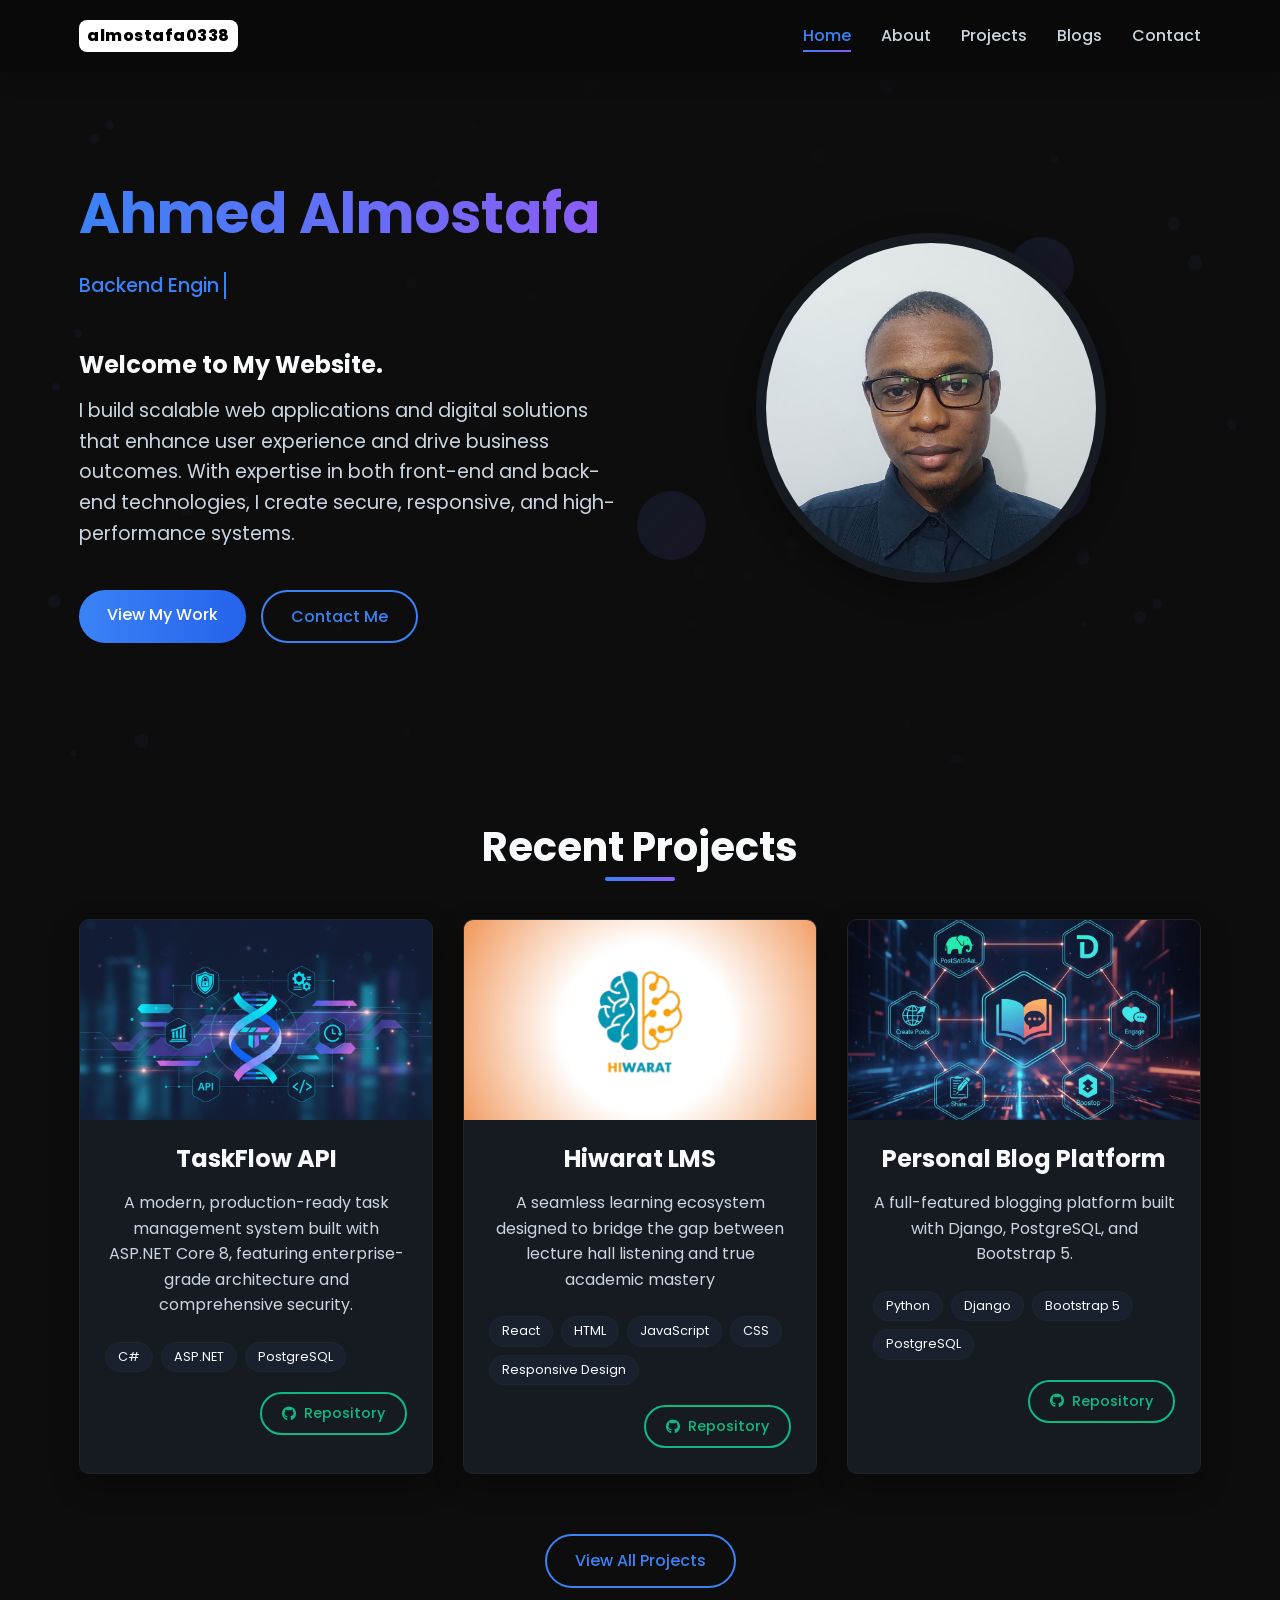
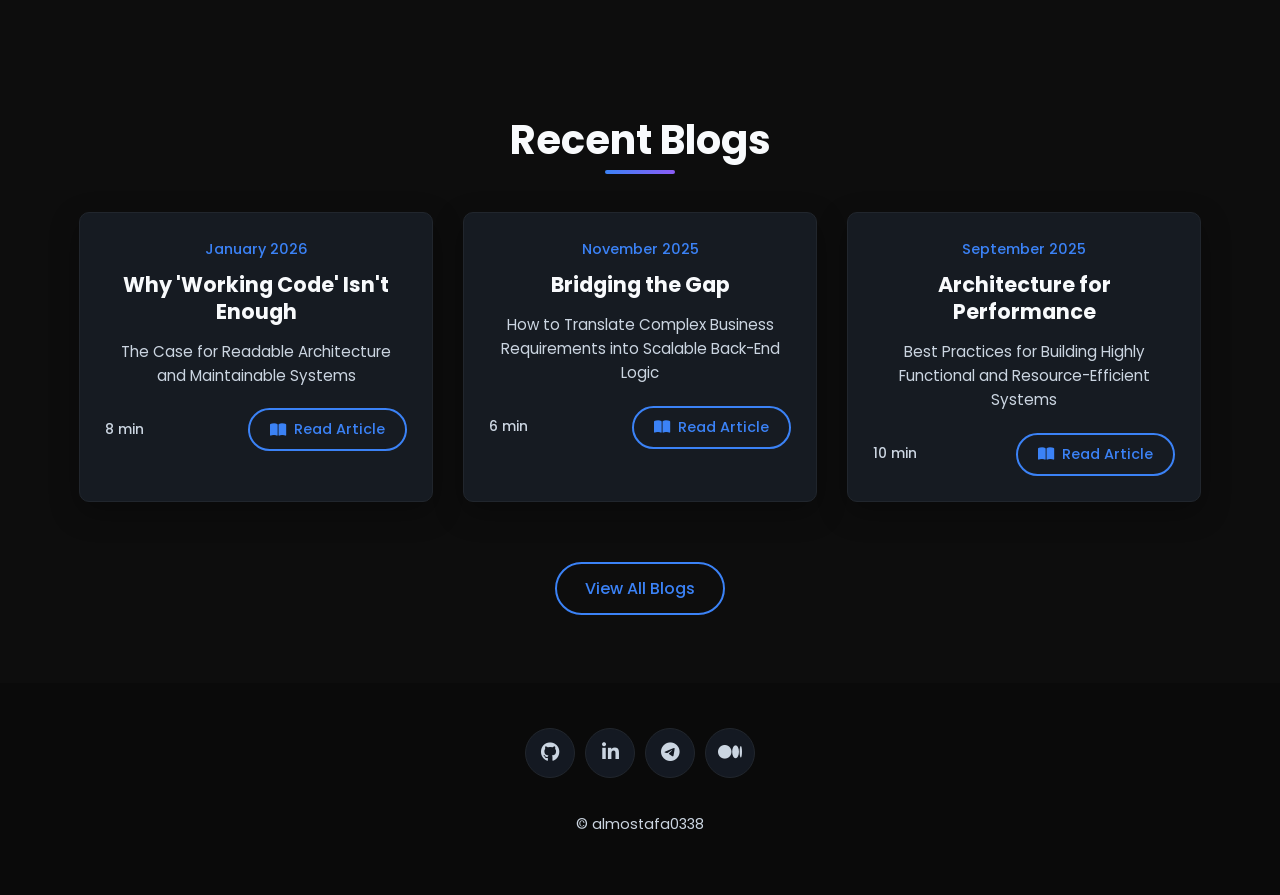
<file: index.html>
﻿<!DOCTYPE html>
<html lang="en">
<head>
    <meta charset="UTF-8">
    <meta name="viewport" content="width=device-width, initial-scale=1.0">
    <title>Ahmed Almostafa | Software Engineer</title>
    <link rel="stylesheet" href="https://cdnjs.cloudflare.com/ajax/libs/font-awesome/6.4.0/css/all.min.css">
    <link rel="preconnect" href="https://fonts.googleapis.com">
    <link rel="icon" href="images/ic.jpeg" type="image/icon type">
    <link rel="preconnect" href="https://fonts.gstatic.com" crossorigin>
    <link href="https://fonts.googleapis.com/css2?family=Poppins:wght@300;400;500;600;700&family=Roboto+Mono:wght@300;400;500&display=swap" rel="stylesheet">
    <link rel="stylesheet" href="style.css">
</head>
<body>
    <!-- Header & Navigation -->
    <header id="header">
        <div class="container">
            <nav class="navbar">
                <a href="#" class="logo">
                    almostafa0338
                </a>
                <button class="mobile-menu-btn" id="mobile-menu-toggle">
                    <i class="fas fa-bars"></i>
                </button>
                <ul class="nav-links" id="nav-links">
                    <li><a href="#home" class="active">Home</a></li>
                    <li><a href="about.html">About</a></li>
                    <!--<li><a href="skills.html">Skills</a></li>-->
                    <li><a href="#projects">Projects</a></li>
                    <li><a href="#blogs">Blogs</a></li>
                    <li><a href="contact.html">Contact</a></li>
                </ul>
            </nav>
        </div>
    </header>

    <!-- Hero Section -->
    <section class="hero" id="home">
        <div class="particles-container" id="particles"></div>
        <div class="container">
            <div class="hero-content">
                <div class="hero-text">
                    <h1>Ahmed Almostafa</h1>
                    <div class="typing-container" id="typing-container">
                        <span class="typing-text" id="typing-text"></span>
                    </div>
                    <h3>Welcome to My Website.</h3>
                    <p>I build scalable web applications and digital solutions that enhance user experience and drive business outcomes. With expertise in both front-end and back-end technologies, I create secure, responsive, and high-performance systems.</p>
                    <div class="hero-btns">
                        <a href="#projects" class="btn">View My Work</a>
                        <a href="contact.html" class="btn btn-outline">Contact Me</a>
                    </div>
                </div>
                <div class="hero-image">
                    <div class="floating-shapes" id="floating-shapes"></div>
                    <div class="profile-img-container">
                        <img src="images/photo.jpg" alt="Ahmed Almostafa" class="profile-img">
                    </div>
                </div>
            </div>
        </div>
    </section>

    <!-- Projects Section -->
    <section class="projects" id="projects">
        <div class="container">
            <div class="section-title-center">
                <h2>Recent Projects</h2>
            </div>
            <div class="projects-section">
                <div class="projects-grid" id="projects-grid">
                    <!-- Projects will be populated by JavaScript -->
                </div>
                <!-- NEW: View All Projects Button -->
                <a href="#" class="btn btn-outline view-all-projects-btn" id="view-all-projects-btn">View All Projects</a>
            </div>
        </div>
    </section>

    <!-- Blogs Section - UPDATED -->
    <section class="blogs" id="blogs">
        <div class="container">
            <div class="section-title-center">
                <h2>Recent Blogs</h2>
            </div>
            <div class="blogs-section">
                <div class="blogs-grid" id="blogs-grid">
                    <!-- Blogs will be populated by JavaScript -->
                </div>
                <a href="#" class="btn btn-outline view-all-blogs-btn" id="view-all-blogs-btn">View All Blogs</a>
            </div>
        </div>
    </section>

    <!-- Footer -->
    <footer>
        <div class="container">
            <div class="footer-content">
                <div class="social-links">
                    <a href="https://github.com/almostafa0338" aria-label="GitHub"><i class="fab fa-github"></i></a>
                    <a href="https://www.linkedin.com/in/almostafa0338/" aria-label="LinkedIn"><i class="fab fa-linkedin-in"></i></a>
                    <a href="https://t.me/darkmedo20" aria-label="Telegram"><i class="fab fa-telegram"></i></a>
                    <a href="https://medium.com/@darkmedo20" aria-label="Medium"><i class="fab fa-medium"></i></a>
                </div>
                <div style="color: black;" class="copyright">
                    <p>&copy; almostafa0338</p>
                </div>
            </div>
        </div>
    </footer>

    <!-- Back to Top Button -->
    <a href="#" class="back-to-top" id="back-to-top" aria-label="Back to top">
        <i class="fas fa-arrow-up"></i>
    </a>

    <script src="script.js"></script>
</body>
</html>
</file>
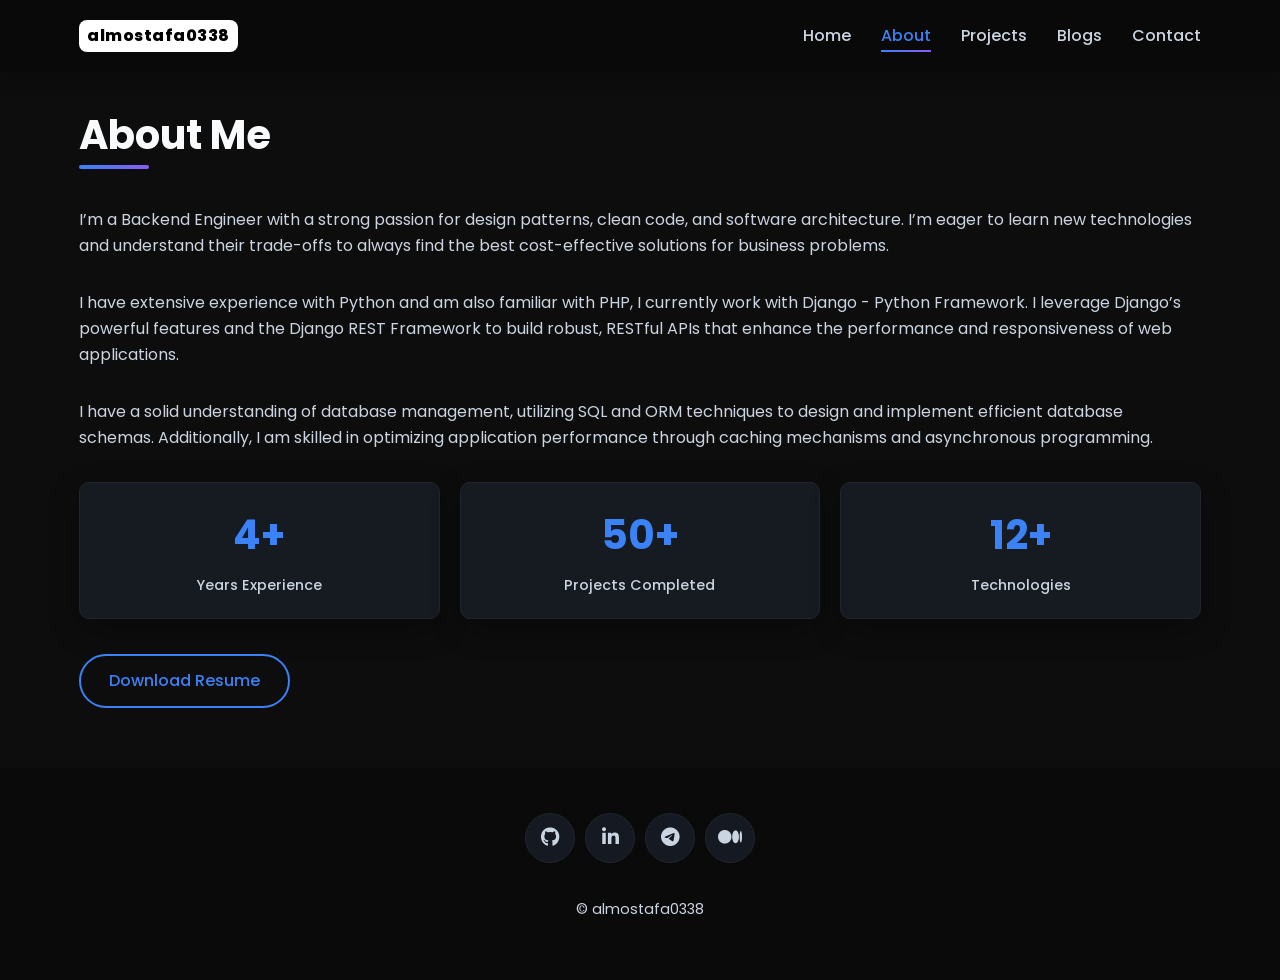
<file: about.html>
<!DOCTYPE html>
<html lang="en">
<head>
    <meta charset="UTF-8">
    <meta name="viewport" content="width=device-width, initial-scale=1.0">
    <title>About Me | Ahmed Almostafa | Software Engineer</title>
    <link rel="stylesheet" href="https://cdnjs.cloudflare.com/ajax/libs/font-awesome/6.4.0/css/all.min.css">
    <link rel="preconnect" href="https://fonts.googleapis.com">
    <link rel="icon" href="ic.jpeg" type="image/icon type">
    <link rel="preconnect" href="https://fonts.gstatic.com" crossorigin>
    <link href="https://fonts.googleapis.com/css2?family=Poppins:wght@300;400;500;600;700&family=Roboto+Mono:wght@300;400;500&display=swap" rel="stylesheet">
    <link rel="stylesheet" href="style.css">
</head>
<body>
    <!-- Header & Navigation -->
    <header id="header">
        <div class="container">
            <nav class="navbar">
                <a href="index.html" class="logo">
                    almostafa0338
                </a>
                <button class="mobile-menu-btn" id="mobile-menu-toggle">
                    <i class="fas fa-bars"></i>
                </button>
                <ul class="nav-links" id="nav-links">
                    <li><a href="index.html">Home</a></li>
                    <li><a href="#about" class="active">About</a></li>
                    <!--<li><a href="skills.html">Skills</a></li>-->
                    <li><a href="index.html#projects">Projects</a></li>
                    <li><a href="index.html#blogs">Blogs</a></li>
                    <li><a href="index.html#contact">Contact</a></li>
                </ul>
            </nav>
        </div>
    </header>

    <!-- About Section -->
    <section class="about" id="about">
        <div class="container">
            <div class="section-title">
                <br>
                <br>
                <h2>About Me</h2>
            </div>
            <div class="about-content">
                <div class="about-text">
                    <p>I’m a Backend Engineer with a strong passion for design patterns, clean code, and software architecture. I’m eager to learn new technologies and understand their trade-offs to always find the best cost-effective solutions for business problems. </p>
                    <p>I have extensive experience with Python and am also familiar with PHP, I currently work with Django - Python Framework. I leverage Django’s powerful features and the Django REST Framework to build robust, RESTful APIs that enhance the performance and responsiveness of web applications.</p>
                    <p>I have a solid understanding of database management, utilizing SQL and ORM techniques to design and implement efficient database schemas. Additionally, I am skilled in optimizing application performance through caching mechanisms and asynchronous programming.</p>

                    <!-- Stats Section -->
                    <div class="about-stats-wrapper">
                        <div class="about-stats" id="about-stats">
                            <!-- Stats will be populated by JavaScript -->
                        </div>
                    </div>

                    <div style="margin-top: 35px;" class="hero-btns">
                        <!--<a href="index.html#contact" class="btn">Get In Touch</a>-->
                        <a href="resume.pdf" class="btn btn-outline">Download Resume</a>
                    </div>
                </div>
            </div>
            
        </div>
    </section>

    <!-- Footer -->
    <footer>
        <div class="container">
            <div class="footer-content">
                <div class="social-links">
                    <a href="https://github.com/almostafa0338" aria-label="GitHub"><i class="fab fa-github"></i></a>
                    <a href="https://www.linkedin.com/in/almostafa0338/" aria-label="LinkedIn"><i class="fab fa-linkedin-in"></i></a>
                    <a href="https://t.me/darkmedo20" aria-label="Telegram"><i class="fab fa-telegram"></i></a>
                    <a href="https://medium.com/@darkmedo20" aria-label="Medium"><i class="fab fa-medium"></i></a>
                </div>
                <div style="color: black;" class="copyright">
                    <p>&copy; almostafa0338</p>
                </div>
            </div>
        </div>
    </footer>

    <!-- Back to Top Button -->
    <a href="#" class="back-to-top" id="back-to-top" aria-label="Back to top">
        <i class="fas fa-arrow-up"></i>
    </a>

    <script src="script.js"></script>
</body>
</html>
</file>
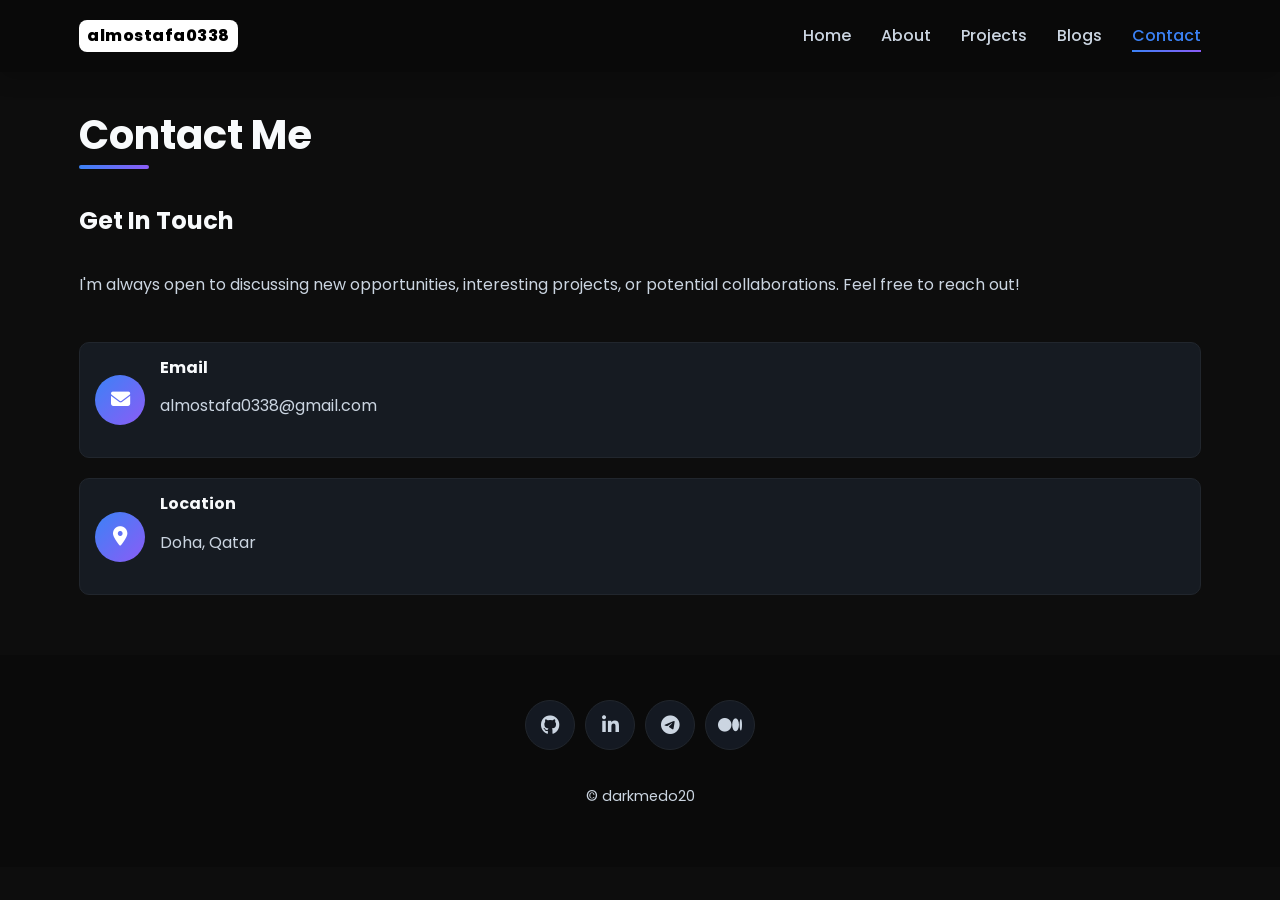
<file: contact.html>
<!DOCTYPE html>
<html lang="en">
<head>
    <meta charset="UTF-8">
    <meta name="viewport" content="width=device-width, initial-scale=1.0">
    <title>Contact Me | Ahmed Almostafa | Software Engineer</title>
    <link rel="stylesheet" href="https://cdnjs.cloudflare.com/ajax/libs/font-awesome/6.4.0/css/all.min.css">
    <link rel="preconnect" href="https://fonts.googleapis.com">
    <link rel="icon" href="ic.jpeg" type="image/icon type">
    <link rel="preconnect" href="https://fonts.gstatic.com" crossorigin>
    <link href="https://fonts.googleapis.com/css2?family=Poppins:wght@300;400;500;600;700&family=Roboto+Mono:wght@300;400;500&display=swap" rel="stylesheet">
    <link rel="stylesheet" href="style.css">
</head>
<body>
    <!-- Header & Navigation -->
    <header id="header">
        <div class="container">
            <nav class="navbar">
                <a href="index.html" class="logo">
                    almostafa0338
                </a>
                <button class="mobile-menu-btn" id="mobile-menu-toggle">
                    <i class="fas fa-bars"></i>
                </button>
                <ul class="nav-links" id="nav-links">
                    <li><a href="index.html">Home</a></li>
                    <li><a href="about.html">About</a></li>
                    <!--<li><a href="skills.html">Skills</a></li>-->
                    <li><a href="index.html#projects">Projects</a></li>
                    <li><a href="index.html#blogs">Blogs</a></li>
                    <li><a href="#contact" class="active">Contact</a></li>
                </ul>
            </nav>
        </div>
    </header>

    <!-- Contact Section -->
    <section class="contact" id="contact">
        <div class="container">
            <div class="section-title">
                <br>
                <br>
                <h2>Contact Me</h2>
            </div>
            <div class="contact-content">
                <div class="contact-info">
                    <h3>Get In Touch</h3>
                    <p>I'm always open to discussing new opportunities, interesting projects, or potential collaborations. Feel free to reach out!</p>
                    
                    <div class="contact-item">
                        <div class="contact-icon">
                            <i class="fas fa-envelope"></i>
                        </div>
                        <div>
                            <h4>Email</h4>
                            <p>almostafa0338@gmail.com</p>
                        </div>
                    </div>
                    
                    <div class="contact-item">
                        <div class="contact-icon">
                            <i class="fas fa-map-marker-alt"></i>
                        </div>
                        <div>
                            <h4>Location</h4>
                            <p>Doha, Qatar</p>
                        </div>
                    </div>
                    <!--
                    <div class="contact-item">
                        <div class="contact-icon">
                            <i class="fab fa-linkedin-in"></i>
                        </div>
                        <div>
                            <h4>LinkedIn</h4>
                            <a href="https://www.linkedin.com/in/almostafa0338/" class="resume-link" target="_blank"><p style="color: var(--gray-text);">https://www.linkedin.com/in/almostafa0338/</p></a>
                        </div>
                    </div>
                    -->
                </div>
            </div>
        </div>
    </section>

    <!-- Footer -->
    <footer>
        <div class="container">
            <div class="footer-content">
                <div class="social-links">
                    <a href="https://github.com/darkmedo20" aria-label="GitHub"><i class="fab fa-github"></i></a>
                    <a href="https://www.linkedin.com/in/almostafa0338/" aria-label="LinkedIn"><i class="fab fa-linkedin-in"></i></a>
                    <a href="https://t.me/darkmedo20" aria-label="Telegram"><i class="fab fa-telegram"></i></a>
                    <a href="https://medium.com/@drakmedo20" aria-label="Medium"><i class="fab fa-medium"></i></a>
                </div>
                <div style="color: black;" class="copyright">
                    <p>&copy; darkmedo20</p>
                </div>
            </div>
        </div>
    </footer>

    <!-- Back to Top Button -->
    <a href="#" class="back-to-top" id="back-to-top" aria-label="Back to top">
        <i class="fas fa-arrow-up"></i>
    </a>

    <script src="script.js"></script>
</body>
</html>
</file>
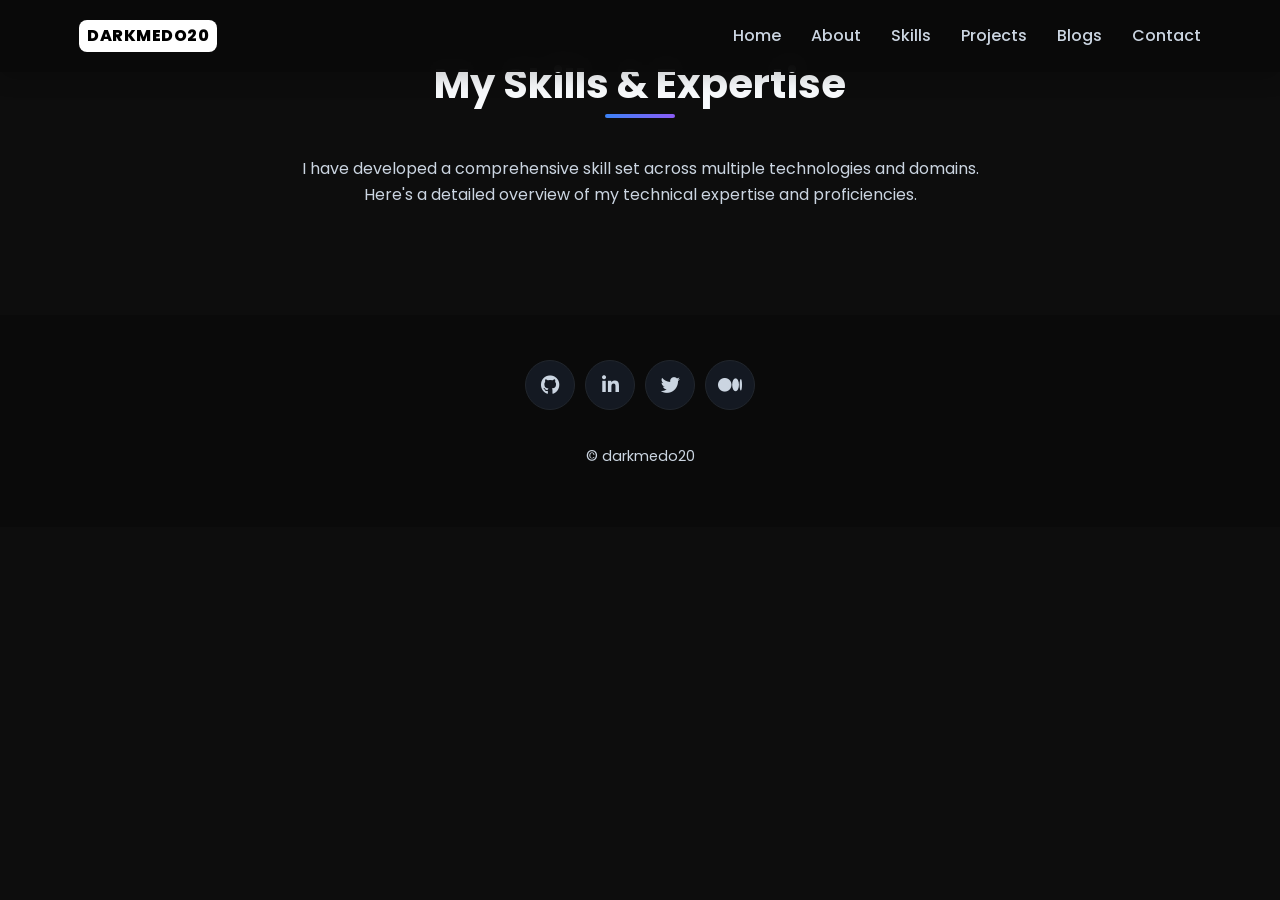
<file: skills.html>
<!DOCTYPE html>
<html lang="en">
<head>
    <meta charset="UTF-8">
    <meta name="viewport" content="width=device-width, initial-scale=1.0">
    <title>Ahmed Almostafa | Software Engineer</title>
    <link rel="stylesheet" href="https://cdnjs.cloudflare.com/ajax/libs/font-awesome/6.4.0/css/all.min.css">
    <link rel="preconnect" href="https://fonts.googleapis.com">
    <link rel="icon" href="ic.jpeg" type="image/icon type">
    <link rel="preconnect" href="https://fonts.gstatic.com" crossorigin>
    <link href="https://fonts.googleapis.com/css2?family=Poppins:wght@300;400;500;600;700&family=Roboto+Mono:wght@300;400;500&display=swap" rel="stylesheet">
    <link rel="stylesheet" href="style.css">
</head>
<body>
    <!-- Header & Navigation -->
    <header id="header">
        <div class="container">
            <nav class="navbar">
                <a href="#" class="logo">
                    DARKMEDO20
                </a>
                <button class="mobile-menu-btn" id="mobile-menu-toggle">
                    <i class="fas fa-bars"></i>
                </button>
                <ul class="nav-links" id="nav-links">
                    <li><a href="#home" class="active">Home</a></li>
                    <li><a href="#about">About</a></li>
                    <li><a href="skills.html">Skills</a></li>
                    <li><a href="#projects">Projects</a></li>
                    <li><a href="#blogs">Blogs</a></li>
                    <li><a href="#contact">Contact</a></li>
                </ul>
            </nav>
        </div>
    </header>
    <section class="skills-page">
        <div class="container">
            <div class="section-title-center">
                <h2>My Skills & Expertise</h2>
            </div>
            <p style="text-align: center; margin-bottom: 3rem; max-width: 700px; margin-left: auto; margin-right: auto;">
                I have developed a comprehensive skill set across multiple technologies and domains. Here's a detailed overview of my technical expertise and proficiencies.
            </p>
            <div class="skills-container" id="skills-container">
                <!-- Skills will be populated by JavaScript -->
            </div>
        </div>
    </section>
    <!-- Footer -->
    <footer>
        <div class="container">
            <div class="footer-content">
                <div class="social-links">
                    <a href="#" aria-label="GitHub"><i class="fab fa-github"></i></a>
                    <a href="#" aria-label="LinkedIn"><i class="fab fa-linkedin-in"></i></a>
                    <a href="#" aria-label="Twitter"><i class="fab fa-twitter"></i></a>
                    <a href="#" aria-label="Medium"><i class="fab fa-medium"></i></a>
                </div>
                <div style="color: black;" class="copyright">
                    <p>&copy; darkmedo20</p>
                </div>
            </div>
        </div>
    </footer>

    <!-- Back to Top Button -->
    <a href="#" class="back-to-top" id="back-to-top" aria-label="Back to top">
        <i class="fas fa-arrow-up"></i>
    </a>

    <script src="script.js"></script>
</body>
</html>
</file>
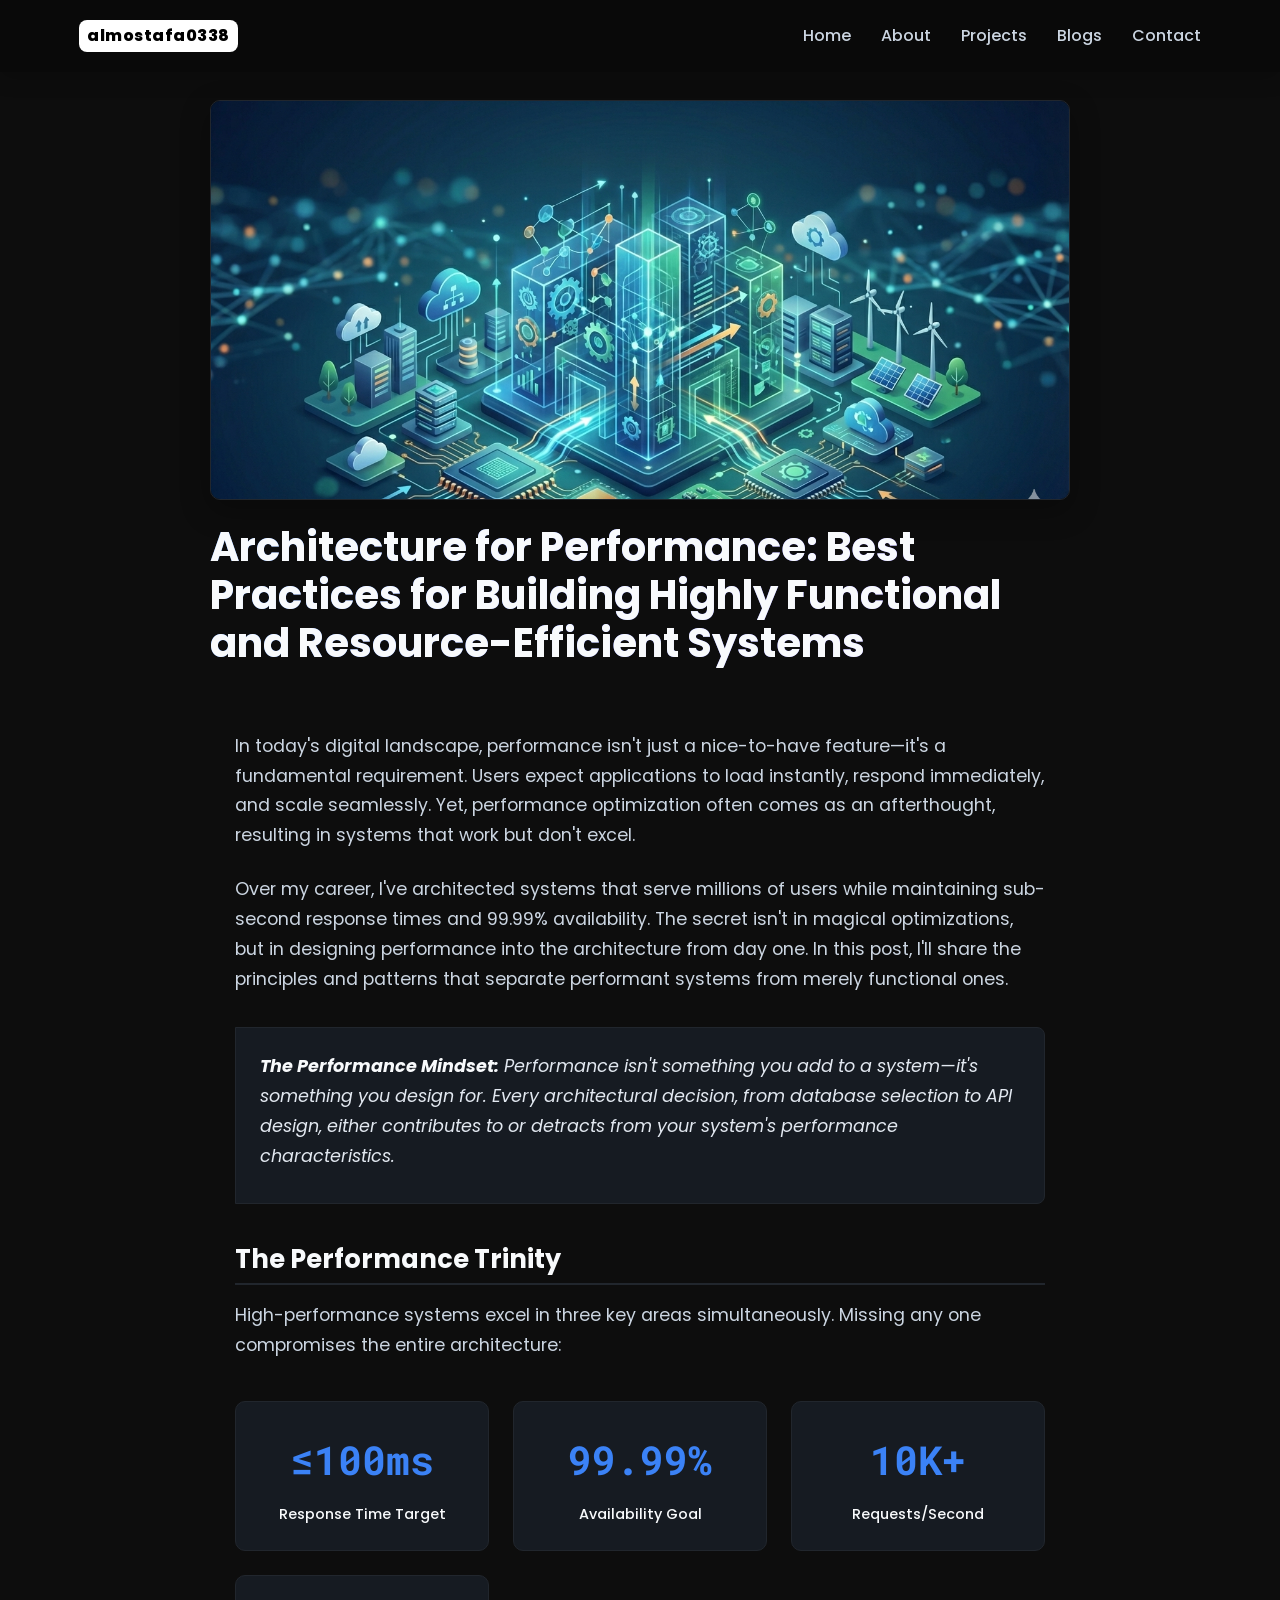
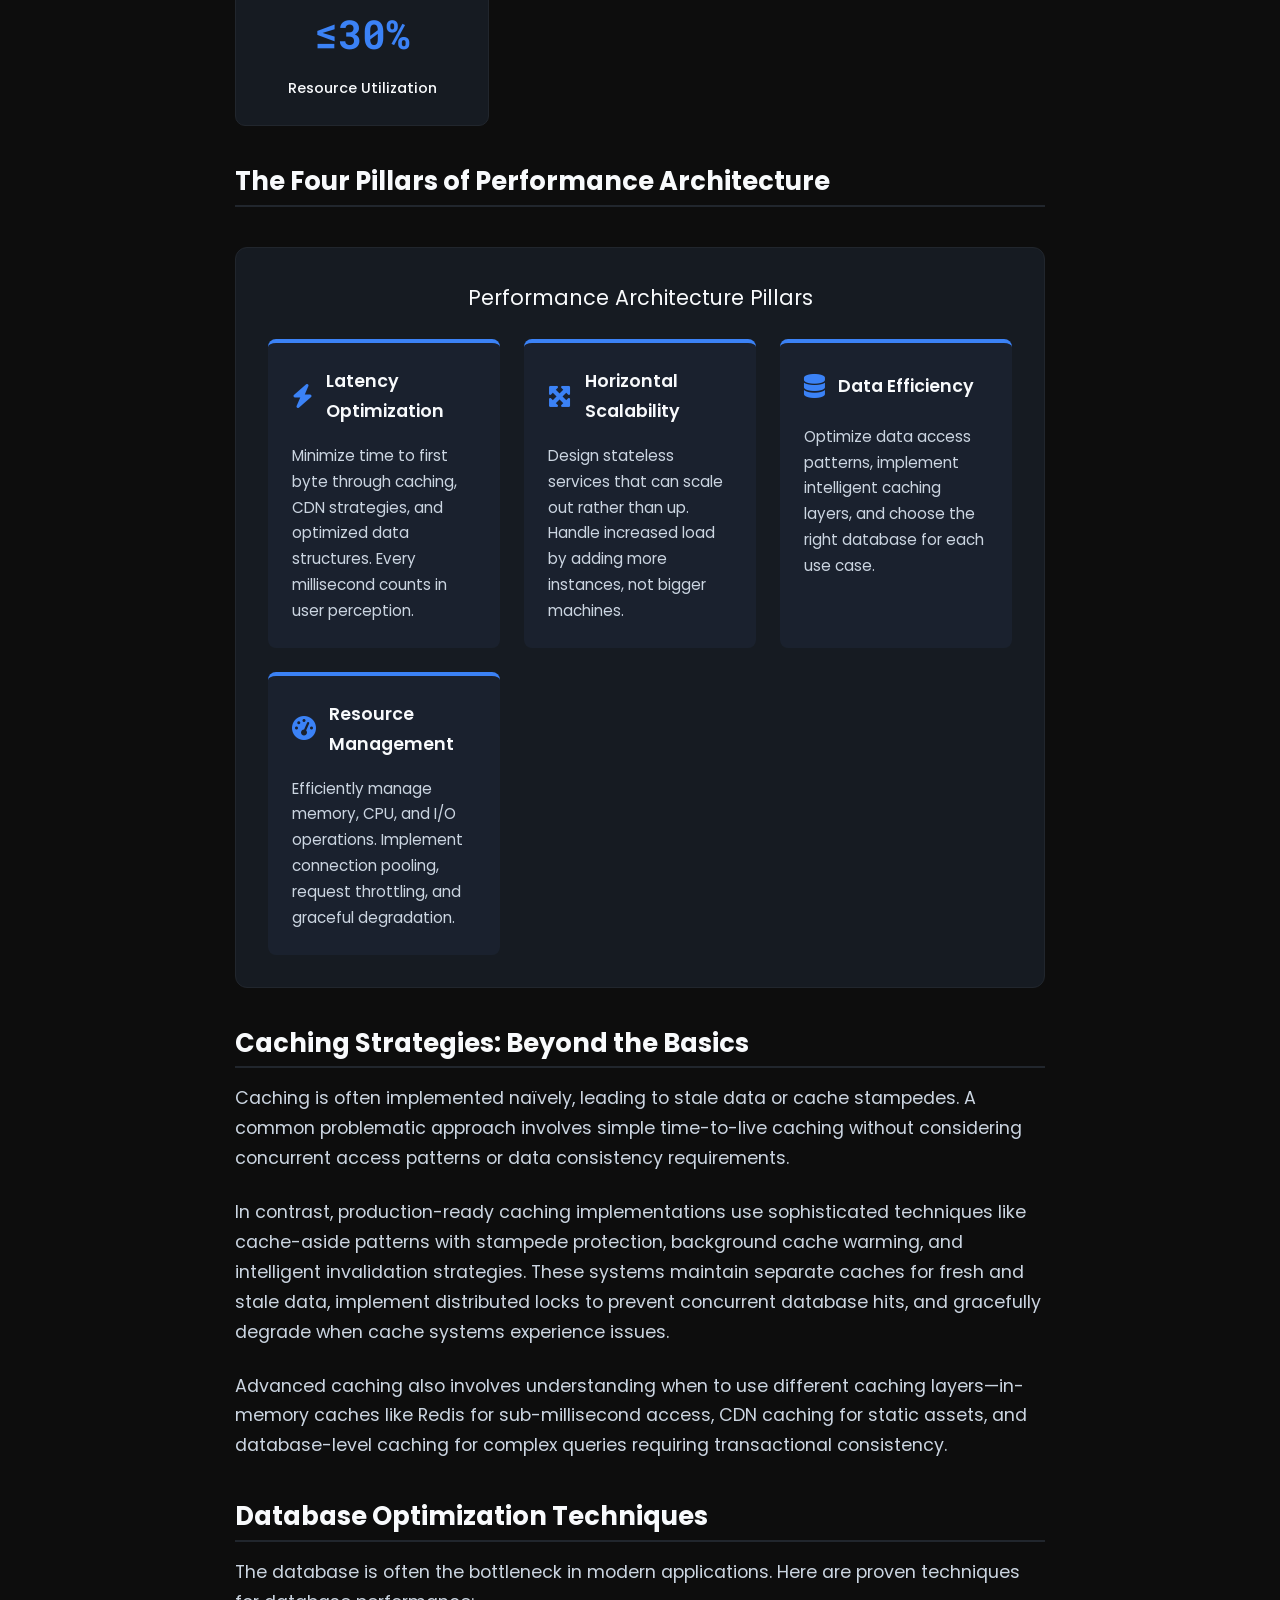
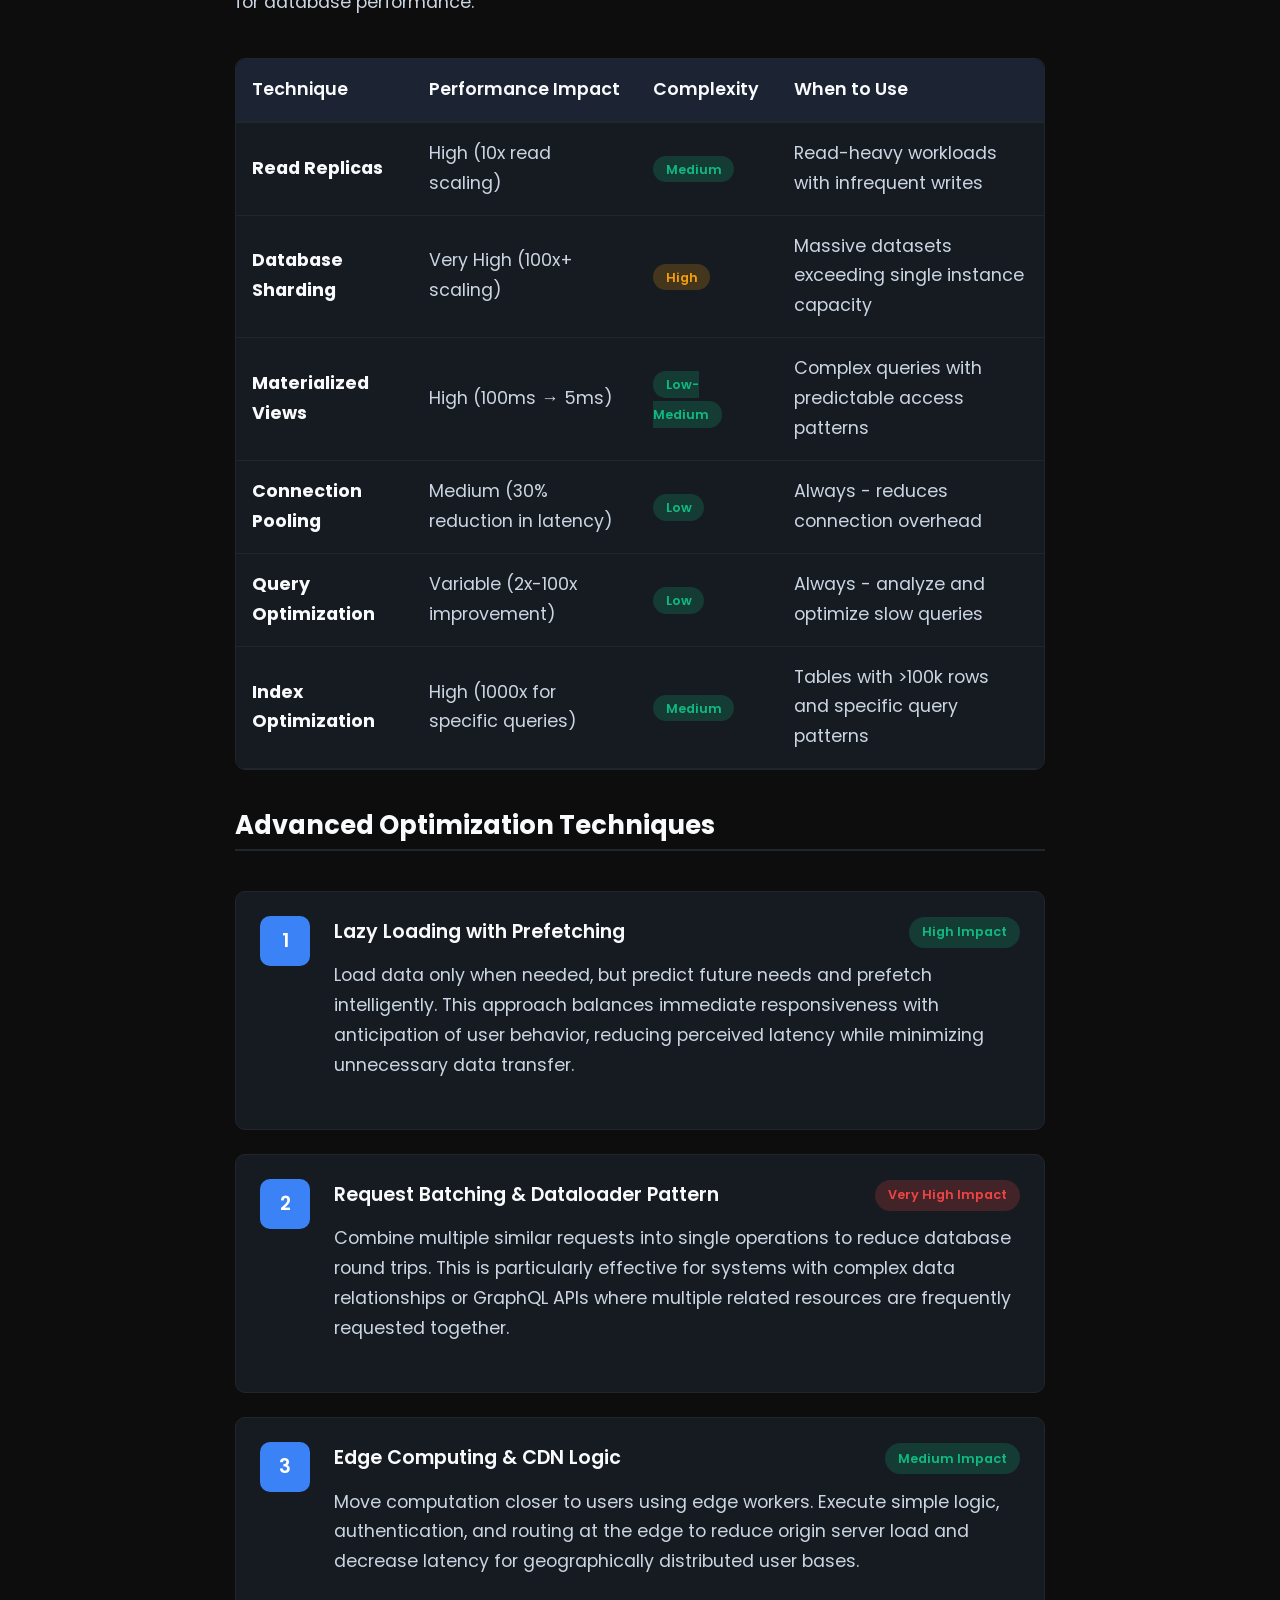
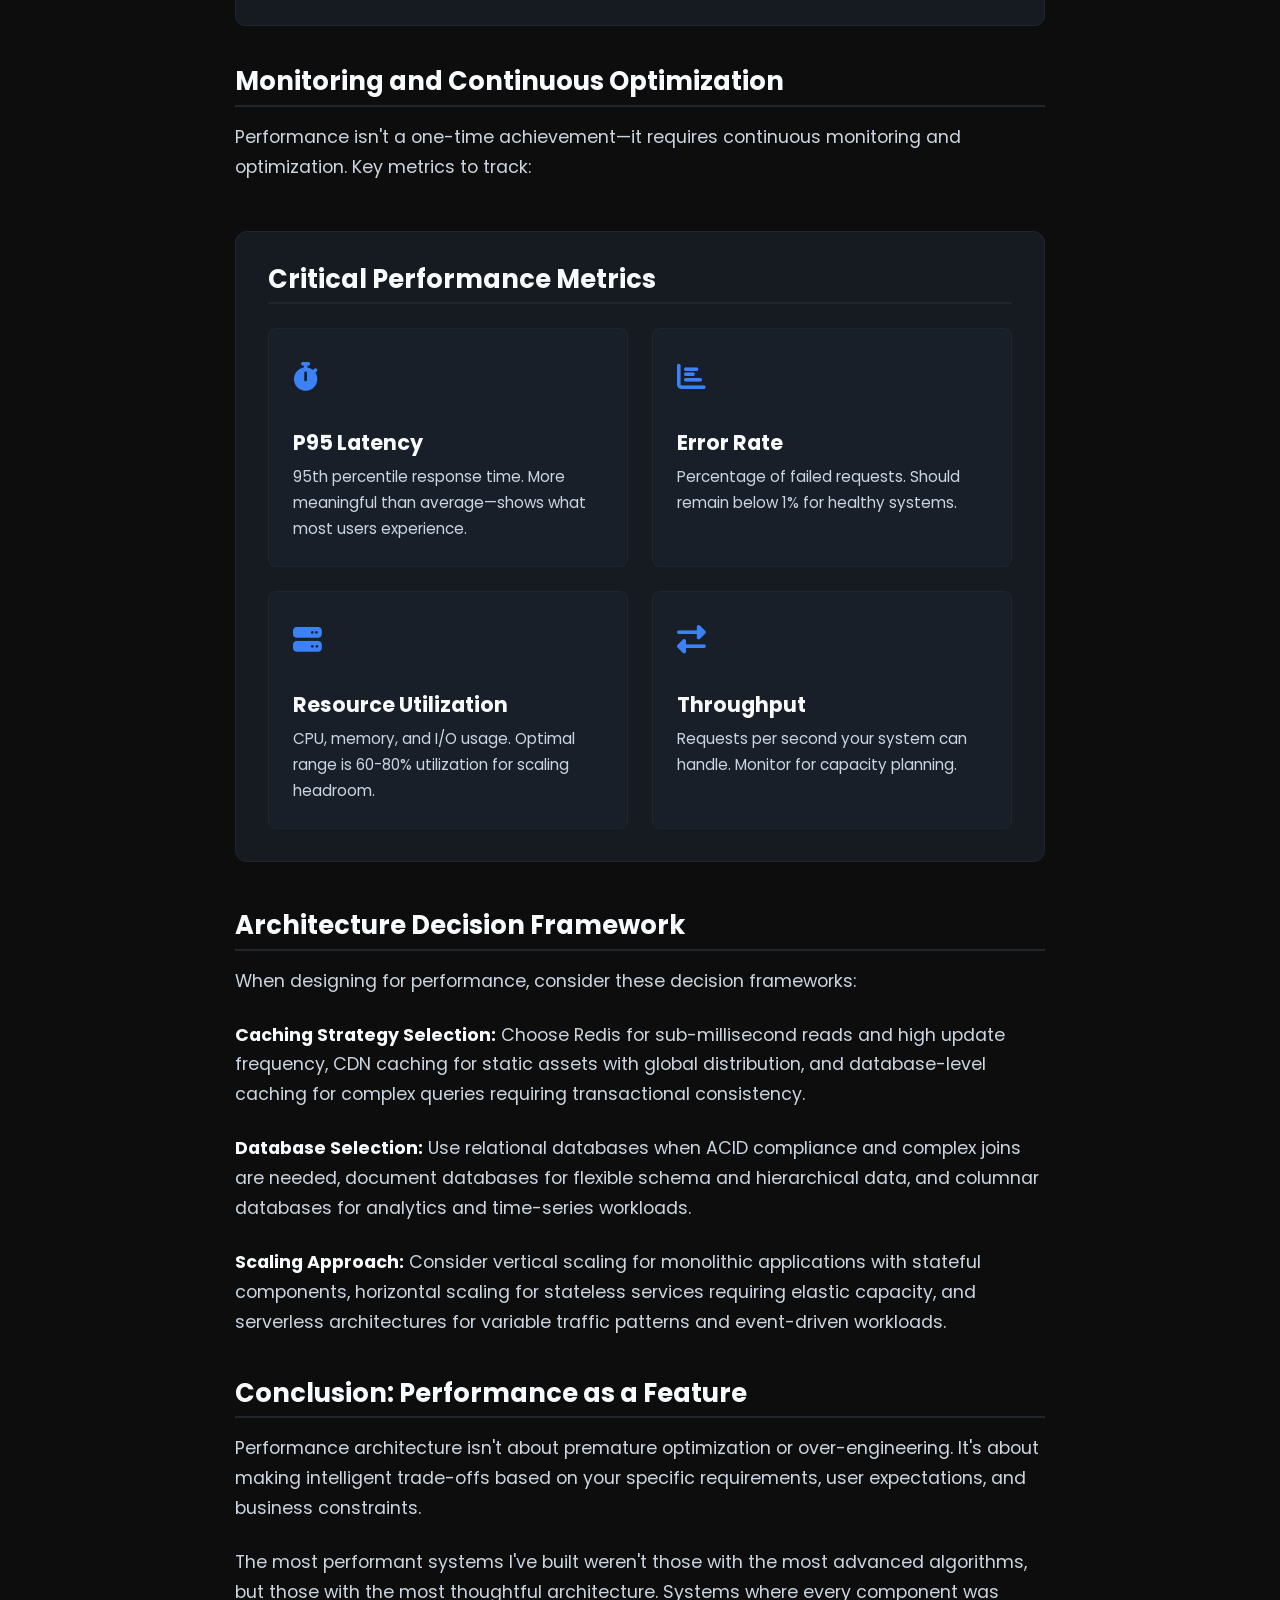
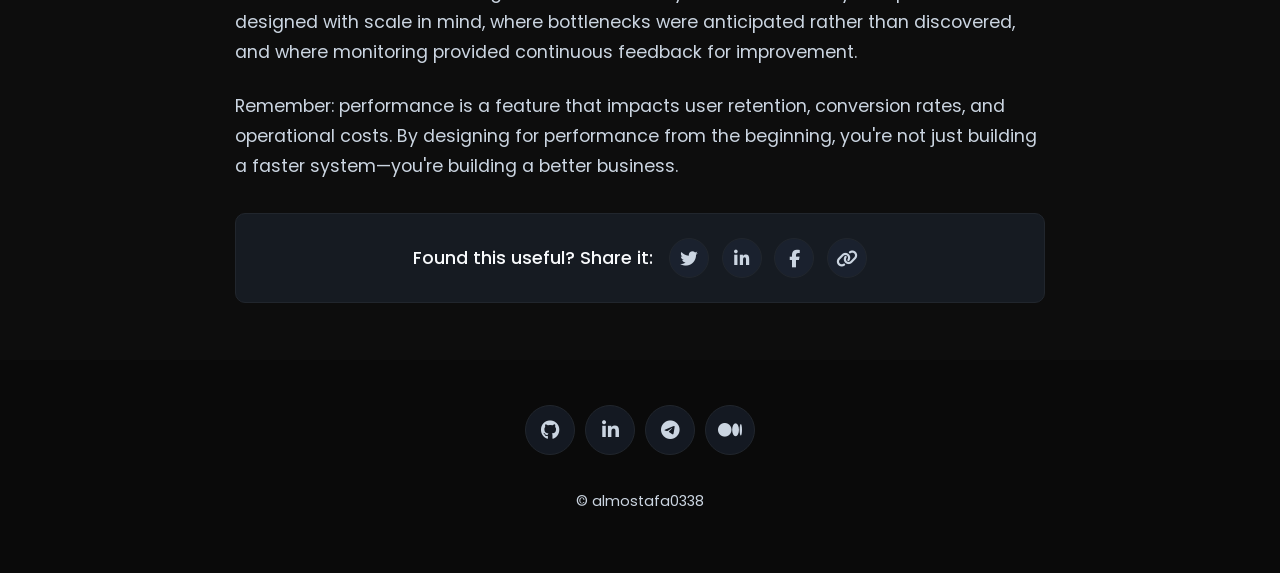
<file: blog/architecture-for-performance.html>
<!DOCTYPE html>
<html lang="en">
<head>
    <meta charset="UTF-8">
    <meta name="viewport" content="width=device-width, initial-scale=1.0">
    <title>Architecture for Performance: Best Practices for Building Highly Functional and Resource-Efficient Systems | Ahmed Almostafa | Software Engineer</title>
    <link rel="stylesheet" href="https://cdnjs.cloudflare.com/ajax/libs/font-awesome/6.4.0/css/all.min.css">
    <link rel="preconnect" href="https://fonts.googleapis.com">
    <link rel="icon" href="../images/ic.jpeg" type="image/icon type">
    <link rel="preconnect" href="https://fonts.gstatic.com" crossorigin>
    <link href="https://fonts.googleapis.com/css2?family=Poppins:wght@300;400;500;600;700&family=Roboto+Mono:wght@300;400;500&display=swap" rel="stylesheet">
    <link rel="stylesheet" href="../style.css">
    <style>
        /* Additional styles for enhanced blog */
        .blog-container {
            max-width: 900px;
            margin: 0 auto;
            padding: 0 20px;
        }
        
        .blog-header {
            margin-bottom: 2rem;
            padding-top: 100px;
            text-align: left;
        }
        
        .blog-title {
            font-size: 2.5rem;
            margin-bottom: 0.5rem;
            color: var(--light-text);
            line-height: 1.2;
            margin-top: 15px;
        }
        
        .blog-content {
            font-size: 1.1rem;
            line-height: 1.7;
            color: #e2e8f0;
        }
        
        .blog-content p {
            margin-bottom: 1.5rem;
            color: #cbd5e1;
        }
        
        .blog-content h3 {
            margin-top: 2.5rem;
            margin-bottom: 1rem;
            color: var(--light-text);
            font-size: 1.6rem;
            border-bottom: 2px solid var(--dark-border);
            padding-bottom: 0.5rem;
        }
        
        .blog-content h4 {
            margin-top: 1.8rem;
            margin-bottom: 0.8rem;
            color: var(--light-text);
            font-size: 1.3rem;
        }
        
        .blog-content ul, .blog-content ol {
            margin-bottom: 1.5rem;
            padding-left: 1.5rem;
        }
        
        .blog-content li {
            margin-bottom: 0.5rem;
            color: #cbd5e1;
        }
        
        .blog-content strong {
            color: var(--light-text);
        }
        
        .blog-content em {
            color: #a0aec0;
        }
        
        .quote-box {
            border-left: 4px solid var(--primary-color);
            padding: 1.5rem;
            margin: 2rem 0;
            background: var(--dark-card);
            font-style: italic;
            border-radius: 0 8px 8px 0;
            border: 1px solid var(--dark-border);
        }
        
        .quote-box p {
            margin-bottom: 0.5rem;
            color: #e2e8f0;
        }
        
        .key-takeaways {
            background: var(--dark-card);
            border-radius: 12px;
            padding: 2rem;
            margin: 3rem 0;
            border-left: 5px solid var(--primary-color);
            border: 1px solid var(--dark-border);
        }
        
        .key-takeaways h3 {
            margin-top: 0;
            color: var(--light-text);
        }
        
        .key-takeaways-grid {
            display: grid;
            grid-template-columns: repeat(auto-fill, minmax(250px, 1fr));
            gap: 1.5rem;
            margin-top: 1.5rem;
        }
        
        .takeaway-card {
            background: rgba(30, 41, 59, 0.3);
            padding: 1.5rem;
            border-radius: 8px;
            border: 1px solid var(--dark-border);
            transition: var(--transition);
        }
        
        .takeaway-card:hover {
            transform: translateY(-5px);
            border-color: var(--primary-color);
            background: rgba(59, 130, 246, 0.1);
        }
        
        .takeaway-icon {
            font-size: 1.8rem;
            color: var(--primary-color);
            margin-bottom: 1rem;
        }
        
        .takeaway-card h4 {
            color: var(--light-text);
            margin-bottom: 0.5rem;
        }
        
        .takeaway-card p {
            color: #cbd5e1;
            font-size: 0.95rem;
            margin-bottom: 0;
        }
        
        .blog-navigation {
            display: flex;
            justify-content: space-between;
            margin: 3rem 0;
            padding-top: 2rem;
            border-top: 1px solid var(--dark-border);
        }
        
        .nav-btn {
            display: flex;
            align-items: center;
            gap: 0.5rem;
            padding: 0.8rem 1.5rem;
            background: var(--dark-card);
            border-radius: 8px;
            color: var(--light-text);
            text-decoration: none;
            transition: var(--transition);
            border: 1px solid var(--dark-border);
        }
        
        .nav-btn:hover {
            background: var(--primary-color);
            color: white;
            border-color: var(--primary-color);
        }
        
        .share-section {
            display: flex;
            justify-content: center;
            align-items: center;
            gap: 1rem;
            margin: 2rem 0;
            padding: 1.5rem;
            background: var(--dark-card);
            border-radius: 10px;
            border: 1px solid var(--dark-border);
        }
        
        .share-text {
            font-weight: 500;
            color: var(--light-text);
        }
        
        .share-buttons {
            display: flex;
            gap: 0.8rem;
        }
        
        .share-btn {
            display: flex;
            align-items: center;
            justify-content: center;
            width: 40px;
            height: 40px;
            border-radius: 50%;
            background: rgba(30, 41, 59, 0.5);
            color: var(--gray-text);
            text-decoration: none;
            transition: var(--transition);
            border: 1px solid var(--dark-border);
        }
        
        .share-btn:hover {
            transform: translateY(-3px);
            color: white;
        }
        
        .twitter:hover { 
            background: #1da1f2; 
            border-color: #1da1f2;
        }
        
        .linkedin:hover { 
            background: #0077b5; 
            border-color: #0077b5;
        }
        
        .facebook:hover { 
            background: #3b5998; 
            border-color: #3b5998;
        }
        
        .link:hover { 
            background: var(--primary-color); 
            border-color: var(--primary-color);
        }
        
        /* Blog image styling */
        .blog-img {
            border-radius: 10px;
            box-shadow: var(--box-shadow);
            height: auto;
            max-height: 400px;
            object-fit: cover;
            border: 1px solid var(--dark-border);
            width: 100%;
        }
        
        .blog-name {
            margin-top: 15px;
            color: var(--light-text);
        }
        
        /* Performance metrics styling */
        .performance-metrics {
            display: grid;
            grid-template-columns: repeat(auto-fit, minmax(200px, 1fr));
            gap: 1.5rem;
            margin: 2.5rem 0;
        }
        
        .metric-card {
            background: var(--dark-card);
            padding: 1.5rem;
            border-radius: 10px;
            text-align: center;
            border: 1px solid var(--dark-border);
            transition: var(--transition);
        }
        
        .metric-card:hover {
            transform: translateY(-3px);
            border-color: var(--primary-color);
        }
        
        .metric-value {
            font-size: 2.5rem;
            font-weight: 700;
            color: var(--primary-color);
            margin-bottom: 0.5rem;
            font-family: 'Roboto Mono', monospace;
        }
        
        .metric-label {
            color: var(--light-text);
            font-size: 0.9rem;
            font-weight: 500;
        }
        
        /* Architecture diagram styling */
        .architecture-diagram {
            background: var(--dark-card);
            border-radius: 12px;
            padding: 2rem;
            margin: 2.5rem 0;
            border: 1px solid var(--dark-border);
            position: relative;
            overflow: hidden;
        }
        
        .diagram-title {
            text-align: center;
            margin-bottom: 1.5rem;
            color: var(--light-text);
            font-size: 1.3rem;
        }
        
        .performance-pillars {
            display: grid;
            grid-template-columns: repeat(auto-fit, minmax(220px, 1fr));
            gap: 1.5rem;
        }
        
        .pillar {
            background: rgba(30, 41, 59, 0.5);
            padding: 1.5rem;
            border-radius: 8px;
            border-top: 4px solid var(--primary-color);
        }
        
        .pillar-header {
            display: flex;
            align-items: center;
            gap: 0.8rem;
            margin-bottom: 1rem;
        }
        
        .pillar-icon {
            font-size: 1.5rem;
            color: var(--primary-color);
        }
        
        .pillar-title {
            color: var(--light-text);
            font-weight: 600;
            font-size: 1.1rem;
        }
        
        .pillar-content {
            color: #cbd5e1;
            font-size: 0.95rem;
        }
        
        /* Optimization techniques */
        .optimization-techniques {
            display: flex;
            flex-direction: column;
            gap: 1.5rem;
            margin: 2.5rem 0;
        }
        
        .technique {
            display: flex;
            gap: 1.5rem;
            padding: 1.5rem;
            background: var(--dark-card);
            border-radius: 10px;
            border: 1px solid var(--dark-border);
            transition: var(--transition);
        }
        
        .technique:hover {
            border-color: var(--primary-color);
            transform: translateX(5px);
        }
        
        .technique-badge {
            display: flex;
            align-items: center;
            justify-content: center;
            width: 50px;
            height: 50px;
            background: var(--primary-color);
            color: white;
            border-radius: 10px;
            font-weight: 600;
            font-size: 1.2rem;
            flex-shrink: 0;
        }
        
        .technique-content {
            flex: 1;
        }
        
        .technique-header {
            display: flex;
            justify-content: space-between;
            align-items: center;
            margin-bottom: 0.8rem;
        }
        
        .technique-title {
            color: var(--light-text);
            font-size: 1.2rem;
            font-weight: 600;
        }
        
        .impact-badge {
            padding: 0.3rem 0.8rem;
            border-radius: 20px;
            font-size: 0.8rem;
            font-weight: 600;
            background: rgba(16, 185, 129, 0.2);
            color: #10b981;
        }
        
        .impact-high {
            background: rgba(239, 68, 68, 0.2);
            color: #ef4444;
        }
        
        .impact-medium {
            background: rgba(245, 158, 11, 0.2);
            color: #f59e0b;
        }
        
        /* Database optimization table */
        .db-optimization {
            overflow-x: auto;
            margin: 2.5rem 0;
            border-radius: 10px;
            border: 1px solid var(--dark-border);
        }
        
        .db-table {
            width: 100%;
            border-collapse: collapse;
            background: var(--dark-card);
        }
        
        .db-table th {
            background: rgba(30, 41, 59, 0.7);
            color: var(--light-text);
            padding: 1rem;
            text-align: left;
            border-bottom: 2px solid var(--dark-border);
            font-weight: 600;
        }
        
        .db-table td {
            padding: 1rem;
            color: #cbd5e1;
            border-bottom: 1px solid var(--dark-border);
        }
        
        .db-table tr:hover {
            background: rgba(59, 130, 246, 0.05);
        }
        
        .technique-status {
            padding: 0.3rem 0.8rem;
            border-radius: 20px;
            font-size: 0.8rem;
            font-weight: 600;
        }
        
        .status-recommended {
            background: rgba(16, 185, 129, 0.2);
            color: #10b981;
        }
        
        .status-caution {
            background: rgba(245, 158, 11, 0.2);
            color: #f59e0b;
        }
        
        /* Responsive adjustments */
        @media (max-width: 992px) {
            .performance-pillars {
                grid-template-columns: 1fr;
            }
        }
        
        @media (max-width: 768px) {
            .blog-header {
                padding-top: 90px;
            }
            
            .blog-title {
                font-size: 2rem;
            }
            
            .key-takeaways-grid {
                grid-template-columns: 1fr;
            }
            
            .blog-navigation {
                flex-direction: column;
                gap: 1rem;
            }
            
            .performance-metrics {
                grid-template-columns: repeat(2, 1fr);
            }
            
            .technique {
                flex-direction: column;
                gap: 1rem;
            }
            
            .technique-header {
                flex-direction: column;
                align-items: flex-start;
                gap: 0.5rem;
            }
        }
        
        @media (max-width: 480px) {
            .blog-header {
                padding-top: 80px;
                text-align: center;
            }
            
            .blog-title {
                font-size: 1.8rem;
                text-align: center;
            }
            
            .blog-content h3 {
                font-size: 1.4rem;
            }
            
            .blog-content h4 {
                font-size: 1.2rem;
            }
            
            .blog-content {
                font-size: 1rem;
            }
            
            .share-section {
                flex-direction: column;
                text-align: center;
                gap: 1rem;
            }
            
            .performance-metrics {
                grid-template-columns: 1fr;
            }
            
            .db-table {
                font-size: 0.85rem;
            }
        }
        
        @media (max-width: 360px) {
            .blog-title {
                font-size: 1.6rem;
            }
            
            .blog-content {
                font-size: 0.95rem;
            }
        }
    </style>
</head>
<body>
    <!-- Header & Navigation -->
    <header id="header">
        <div class="container">
            <nav class="navbar">
                <a href="../index.html" class="logo">
                    almostafa0338
                </a>
                <button class="mobile-menu-btn" id="mobile-menu-toggle">
                    <i class="fas fa-bars"></i>
                </button>
                <ul class="nav-links" id="nav-links">
                    <li><a href="../index.html">Home</a></li>
                    <li><a href="../about.html">About</a></li>
                    <!--<li><a href="skills.html">Skills</a></li>-->
                    <li><a href="../index.html#projects">Projects</a></li>
                    <li><a href="../index.html#blogs">Blogs</a></li>
                    <li><a href="../index.html#contact">Contact</a></li>
                </ul>
            </nav>
        </div>
    </header>

    <!-- Blog Content -->
    <main class="blog-container">
        <div class="blog-header">
            <img class="blog-img" src="../images/afp.png" alt="Performance Architecture" style="max-width: 100%;">
            <h1 class="blog-title">Architecture for Performance: Best Practices for Building Highly Functional and Resource-Efficient Systems</h1>
        </div>

        <div class="blog-content">
            <p>In today's digital landscape, performance isn't just a nice-to-have feature—it's a fundamental requirement. Users expect applications to load instantly, respond immediately, and scale seamlessly. Yet, performance optimization often comes as an afterthought, resulting in systems that work but don't excel.</p>
            
            <p>Over my career, I've architected systems that serve millions of users while maintaining sub-second response times and 99.99% availability. The secret isn't in magical optimizations, but in designing performance into the architecture from day one. In this post, I'll share the principles and patterns that separate performant systems from merely functional ones.</p>

            <div class="quote-box">
                <p><strong>The Performance Mindset:</strong> Performance isn't something you add to a system—it's something you design for. Every architectural decision, from database selection to API design, either contributes to or detracts from your system's performance characteristics.</p>
            </div>

            <h3>The Performance Trinity</h3>
            <p>High-performance systems excel in three key areas simultaneously. Missing any one compromises the entire architecture:</p>
            
            <div class="performance-metrics">
                <div class="metric-card">
                    <div class="metric-value">≤100ms</div>
                    <div class="metric-label">Response Time Target</div>
                </div>
                <div class="metric-card">
                    <div class="metric-value">99.99%</div>
                    <div class="metric-label">Availability Goal</div>
                </div>
                <div class="metric-card">
                    <div class="metric-value">10K+</div>
                    <div class="metric-label">Requests/Second</div>
                </div>
                <div class="metric-card">
                    <div class="metric-value">≤30%</div>
                    <div class="metric-label">Resource Utilization</div>
                </div>
            </div>

            <h3>The Four Pillars of Performance Architecture</h3>
            
            <div class="architecture-diagram">
                <div class="diagram-title">Performance Architecture Pillars</div>
                <div class="performance-pillars">
                    <div class="pillar">
                        <div class="pillar-header">
                            <div class="pillar-icon"><i class="fas fa-bolt"></i></div>
                            <div class="pillar-title">Latency Optimization</div>
                        </div>
                        <div class="pillar-content">
                            Minimize time to first byte through caching, CDN strategies, and optimized data structures. Every millisecond counts in user perception.
                        </div>
                    </div>
                    
                    <div class="pillar">
                        <div class="pillar-header">
                            <div class="pillar-icon"><i class="fas fa-expand-arrows-alt"></i></div>
                            <div class="pillar-title">Horizontal Scalability</div>
                        </div>
                        <div class="pillar-content">
                            Design stateless services that can scale out rather than up. Handle increased load by adding more instances, not bigger machines.
                        </div>
                    </div>
                    
                    <div class="pillar">
                        <div class="pillar-header">
                            <div class="pillar-icon"><i class="fas fa-database"></i></div>
                            <div class="pillar-title">Data Efficiency</div>
                        </div>
                        <div class="pillar-content">
                            Optimize data access patterns, implement intelligent caching layers, and choose the right database for each use case.
                        </div>
                    </div>
                    
                    <div class="pillar">
                        <div class="pillar-header">
                            <div class="pillar-icon"><i class="fas fa-tachometer-alt"></i></div>
                            <div class="pillar-title">Resource Management</div>
                        </div>
                        <div class="pillar-content">
                            Efficiently manage memory, CPU, and I/O operations. Implement connection pooling, request throttling, and graceful degradation.
                        </div>
                    </div>
                </div>
            </div>

            <h3>Caching Strategies: Beyond the Basics</h3>
            <p>Caching is often implemented naïvely, leading to stale data or cache stampedes. A common problematic approach involves simple time-to-live caching without considering concurrent access patterns or data consistency requirements.</p>

            <p>In contrast, production-ready caching implementations use sophisticated techniques like cache-aside patterns with stampede protection, background cache warming, and intelligent invalidation strategies. These systems maintain separate caches for fresh and stale data, implement distributed locks to prevent concurrent database hits, and gracefully degrade when cache systems experience issues.</p>

            <p>Advanced caching also involves understanding when to use different caching layers—in-memory caches like Redis for sub-millisecond access, CDN caching for static assets, and database-level caching for complex queries requiring transactional consistency.</p>

            <h3>Database Optimization Techniques</h3>
            <p>The database is often the bottleneck in modern applications. Here are proven techniques for database performance:</p>
            
            <div class="db-optimization">
                <table class="db-table">
                    <thead>
                        <tr>
                            <th>Technique</th>
                            <th>Performance Impact</th>
                            <th>Complexity</th>
                            <th>When to Use</th>
                        </tr>
                    </thead>
                    <tbody>
                        <tr>
                            <td><strong>Read Replicas</strong></td>
                            <td>High (10x read scaling)</td>
                            <td><span class="technique-status status-recommended">Medium</span></td>
                            <td>Read-heavy workloads with infrequent writes</td>
                        </tr>
                        <tr>
                            <td><strong>Database Sharding</strong></td>
                            <td>Very High (100x+ scaling)</td>
                            <td><span class="technique-status status-caution">High</span></td>
                            <td>Massive datasets exceeding single instance capacity</td>
                        </tr>
                        <tr>
                            <td><strong>Materialized Views</strong></td>
                            <td>High (100ms → 5ms)</td>
                            <td><span class="technique-status status-recommended">Low-Medium</span></td>
                            <td>Complex queries with predictable access patterns</td>
                        </tr>
                        <tr>
                            <td><strong>Connection Pooling</strong></td>
                            <td>Medium (30% reduction in latency)</td>
                            <td><span class="technique-status status-recommended">Low</span></td>
                            <td>Always - reduces connection overhead</td>
                        </tr>
                        <tr>
                            <td><strong>Query Optimization</strong></td>
                            <td>Variable (2x-100x improvement)</td>
                            <td><span class="technique-status status-recommended">Low</span></td>
                            <td>Always - analyze and optimize slow queries</td>
                        </tr>
                        <tr>
                            <td><strong>Index Optimization</strong></td>
                            <td>High (1000x for specific queries)</td>
                            <td><span class="technique-status status-recommended">Medium</span></td>
                            <td>Tables with >100k rows and specific query patterns</td>
                        </tr>
                    </tbody>
                </table>
            </div>

            <h3>Advanced Optimization Techniques</h3>
            
            <div class="optimization-techniques">
                <div class="technique">
                    <div class="technique-badge">1</div>
                    <div class="technique-content">
                        <div class="technique-header">
                            <div class="technique-title">Lazy Loading with Prefetching</div>
                            <div class="impact-badge">High Impact</div>
                        </div>
                        <p>Load data only when needed, but predict future needs and prefetch intelligently. This approach balances immediate responsiveness with anticipation of user behavior, reducing perceived latency while minimizing unnecessary data transfer.</p>
                    </div>
                </div>
                
                <div class="technique">
                    <div class="technique-badge">2</div>
                    <div class="technique-content">
                        <div class="technique-header">
                            <div class="technique-title">Request Batching & Dataloader Pattern</div>
                            <div class="impact-badge impact-high">Very High Impact</div>
                        </div>
                        <p>Combine multiple similar requests into single operations to reduce database round trips. This is particularly effective for systems with complex data relationships or GraphQL APIs where multiple related resources are frequently requested together.</p>
                    </div>
                </div>
                
                <div class="technique">
                    <div class="technique-badge">3</div>
                    <div class="technique-content">
                        <div class="technique-header">
                            <div class="technique-title">Edge Computing & CDN Logic</div>
                            <div class="impact-badge">Medium Impact</div>
                        </div>
                        <p>Move computation closer to users using edge workers. Execute simple logic, authentication, and routing at the edge to reduce origin server load and decrease latency for geographically distributed user bases.</p>
                    </div>
                </div>
            </div>

            <h3>Monitoring and Continuous Optimization</h3>
            <p>Performance isn't a one-time achievement—it requires continuous monitoring and optimization. Key metrics to track:</p>
            
            <div class="key-takeaways">
                <h3>Critical Performance Metrics</h3>
                <div class="key-takeaways-grid">
                    <div class="takeaway-card">
                        <div class="takeaway-icon">
                            <i class="fas fa-stopwatch"></i>
                        </div>
                        <h4>P95 Latency</h4>
                        <p>95th percentile response time. More meaningful than average—shows what most users experience.</p>
                    </div>
                    
                    <div class="takeaway-card">
                        <div class="takeaway-icon">
                            <i class="fas fa-chart-bar"></i>
                        </div>
                        <h4>Error Rate</h4>
                        <p>Percentage of failed requests. Should remain below 1% for healthy systems.</p>
                    </div>
                    
                    <div class="takeaway-card">
                        <div class="takeaway-icon">
                            <i class="fas fa-server"></i>
                        </div>
                        <h4>Resource Utilization</h4>
                        <p>CPU, memory, and I/O usage. Optimal range is 60-80% utilization for scaling headroom.</p>
                    </div>
                    
                    <div class="takeaway-card">
                        <div class="takeaway-icon">
                            <i class="fas fa-exchange-alt"></i>
                        </div>
                        <h4>Throughput</h4>
                        <p>Requests per second your system can handle. Monitor for capacity planning.</p>
                    </div>
                </div>
            </div>

            <h3>Architecture Decision Framework</h3>
            <p>When designing for performance, consider these decision frameworks:</p>
            
            <p><strong>Caching Strategy Selection:</strong> Choose Redis for sub-millisecond reads and high update frequency, CDN caching for static assets with global distribution, and database-level caching for complex queries requiring transactional consistency.</p>
            
            <p><strong>Database Selection:</strong> Use relational databases when ACID compliance and complex joins are needed, document databases for flexible schema and hierarchical data, and columnar databases for analytics and time-series workloads.</p>
            
            <p><strong>Scaling Approach:</strong> Consider vertical scaling for monolithic applications with stateful components, horizontal scaling for stateless services requiring elastic capacity, and serverless architectures for variable traffic patterns and event-driven workloads.</p>

            <h3>Conclusion: Performance as a Feature</h3>
            <p>Performance architecture isn't about premature optimization or over-engineering. It's about making intelligent trade-offs based on your specific requirements, user expectations, and business constraints.</p>
            
            <p>The most performant systems I've built weren't those with the most advanced algorithms, but those with the most thoughtful architecture. Systems where every component was designed with scale in mind, where bottlenecks were anticipated rather than discovered, and where monitoring provided continuous feedback for improvement.</p>
            
            <p>Remember: performance is a feature that impacts user retention, conversion rates, and operational costs. By designing for performance from the beginning, you're not just building a faster system—you're building a better business.</p>
            
            <!-- Share Section -->
            <div class="share-section">
                <span class="share-text">Found this useful? Share it:</span>
                <div class="share-buttons">
                    <a href="https://twitter.com/intent/tweet?text=Architecture%20for%20Performance%3A%20Best%20Practices%20for%20Building%20Highly%20Functional%20and%20Resource-Efficient%20Systems%20by%20@almostafa0338&url=https://almostafa0338.vercel.app/blog/architecture-for-performance.html" class="share-btn twitter" aria-label="Share on Twitter" target="_blank">
                        <i class="fab fa-twitter"></i>
                    </a>
                    <a href="https://www.linkedin.com/shareArticle?mini=true&url=https://almostafa0338.vercel.app/blog/architecture-for-performance.html&title=Architecture%20for%20Performance%3A%20Best%20Practices%20for%20Building%20Highly%20Functional%20and%20Resource-Efficient%20Systems&summary=A%20comprehensive%20guide%20to%20designing%20high-performance%20systems%20from%20the%20ground%20up.&source=almostafa0338.vercel.app" class="share-btn linkedin" aria-label="Share on LinkedIn" target="_blank">
                        <i class="fab fa-linkedin-in"></i>
                    </a>
                    <a href="https://www.facebook.com/sharer/sharer.php?u=https://almostafa0338.vercel.app/blog/architecture-for-performance.html" class="share-btn facebook" aria-label="Share on Facebook" target="_blank">
                        <i class="fab fa-facebook-f"></i>
                    </a>
                    <a href="#" class="share-btn link" aria-label="Copy link" id="copy-link">
                        <i class="fas fa-link"></i>
                    </a>
                </div>
            </div>
            
        </div>
    </main>

    <!-- Footer -->
    <footer>
        <div class="container">
            <div class="footer-content">
                <div class="social-links">
                    <a href="https://github.com/almostafa0338" aria-label="GitHub"><i class="fab fa-github"></i></a>
                    <a href="https://www.linkedin.com/in/almostafa0338/" aria-label="LinkedIn"><i class="fab fa-linkedin-in"></i></a>
                    <a href="https://t.me/darkmedo20" aria-label="Telegram"><i class="fab fa-telegram"></i></a>
                    <a href="https://medium.com/@drakmedo20" aria-label="Medium"><i class="fab fa-medium"></i></a>
                </div>
                <div style="color: black;" class="copyright">
                    <p>&copy; almostafa0338</p>
                </div>
            </div>
        </div>
    </footer>

    <!-- Back to Top Button -->
    <a href="#" class="back-to-top" id="back-to-top" aria-label="Back to top">
        <i class="fas fa-arrow-up"></i>
    </a>

    <!-- Scripts -->
    <script src="../script.js"></script>
    <script>
        // Additional JavaScript for enhanced blog features
        document.addEventListener('DOMContentLoaded', function() {
            // Copy link functionality
            const copyLinkBtn = document.getElementById('copy-link');
            if (copyLinkBtn) {
                copyLinkBtn.addEventListener('click', function(e) {
                    e.preventDefault();
                    const url = window.location.href;
                    
                    navigator.clipboard.writeText(url).then(() => {
                        const originalIcon = copyLinkBtn.innerHTML;
                        copyLinkBtn.innerHTML = '<i class="fas fa-check"></i>';
                        copyLinkBtn.style.background = '#10b981';
                        copyLinkBtn.style.borderColor = '#10b981';
                        copyLinkBtn.style.color = 'white';
                        
                        setTimeout(() => {
                            copyLinkBtn.innerHTML = originalIcon;
                            copyLinkBtn.style.background = '';
                            copyLinkBtn.style.borderColor = '';
                            copyLinkBtn.style.color = '';
                        }, 2000);
                    });
                });
            }
            
            // Add smooth scrolling for anchor links
            document.querySelectorAll('.blog-content a[href^="#"]').forEach(anchor => {
                anchor.addEventListener('click', function(e) {
                    const href = this.getAttribute('href');
                    if (href !== '#') {
                        e.preventDefault();
                        const targetElement = document.querySelector(href);
                        if (targetElement) {
                            window.scrollTo({
                                top: targetElement.offsetTop - 100,
                                behavior: 'smooth'
                            });
                        }
                    }
                });
            });
        });
    </script>
</body>
</html>
</file>
<file: style.css>
:root {
    --primary-color: #3b82f6;
    --primary-dark: #2563eb;
    --secondary-color: #8b5cf6;
    --dark-bg: #0d1117;
    --dark-card: #161b22;
    --dark-border: #21262d;
    --light-text: #f8fafc;
    --gray-text: #cbd5e1;
    --accent-color: #10b981;
    --box-shadow: 0 10px 30px rgba(0, 0, 0, 0.3);
    --box-shadow-light: 0 5px 15px rgba(0, 0, 0, 0.2);
    --border-radius: 10px;
    --transition: all 0.3s ease;
}

* {
    margin: 0;
    padding: 0;
    box-sizing: border-box;
}

html {
    scroll-behavior: smooth;
}

body {
    font-family: 'Poppins', sans-serif;
    line-height: 1.6;
    color: var(--light-text);
    background-color: #0d0d0d;
    transition: var(--transition);
    overflow-x: hidden;
}

h1, h2, h3, h4 {
    font-weight: 700;
    line-height: 1.2;
    margin-bottom: 1rem;
}

h1 {
    font-size: 3.5rem;
    background: linear-gradient(90deg, var(--primary-color), var(--secondary-color));
    -webkit-background-clip: text;
    background-clip: text;
    color: transparent;
    display: inline-block;
}

h2 {
    font-size: 2.5rem;
    position: relative;
    display: inline-block;
    margin-bottom: 3rem;
}

h2:after {
    content: '';
    position: absolute;
    bottom: -10px;
    left: 0;
    width: 70px;
    height: 4px;
    background: linear-gradient(90deg, var(--primary-color), var(--secondary-color));
    border-radius: 2px;
}

h3 {
    font-size: 1.5rem;
}

p {
    margin-bottom: 1.5rem;
    color: var(--gray-text);
}

.container {
    width: 90%;
    max-width: 1200px;
    margin: 0 auto;
    padding: 0 15px;
}

section {
    padding: 60px 0;
}

.section-title-center {
    text-align: center;
}

.section-title-center h2:after {
    left: 50%;
    transform: translateX(-50%);
}

.btn {
    display: inline-block;
    background: linear-gradient(90deg, var(--primary-color), var(--primary-dark));
    color: white;
    padding: 12px 28px;
    border-radius: 30px;
    font-weight: 500;
    text-decoration: none;
    transition: var(--transition);
    border: none;
    cursor: pointer;
    font-family: 'Poppins', sans-serif;
    position: relative;
    overflow: hidden;
}

.btn:hover {
    transform: translateY(-3px);
    box-shadow: var(--box-shadow);
}

.btn:active {
    transform: translateY(-1px);
}

.btn-outline {
    background: transparent;
    border: 2px solid var(--primary-color);
    color: var(--primary-color);
}

.btn-outline:hover {
    background: var(--primary-color);
    color: white;
}

.btn-small {
    padding: 8px 20px;
    font-size: 0.9rem;
}

/* Header & Navigation */
header {
    position: fixed;
    top: 0;
    left: 0;
    width: 100%;
    z-index: 1000;
    background-color: rgba(10, 10, 10, 0.95);
    backdrop-filter: blur(10px);
    box-shadow: 0 5px 20px rgba(0, 0, 0, 0.2);
    padding: 20px 0;
    transition: var(--transition);
}

header.scrolled {
    padding: 15px 0;
}

.navbar {
    display: flex;
    justify-content: space-between;
    align-items: center;
}

.logo {
    font-size: 1.0rem;
    font-weight: 800;
    color: black;
    text-decoration: none;
    display: inline-flex;
    align-items: center;
    justify-content: center;
    padding: 3px 8px;
    border: none;
    border-radius: 8px;
    background: white;
    font-family: 'Poppins', sans-serif;
    letter-spacing: 0.5px;
}

.logo span {
    color: var(--primary-color);
}

.logo-icon {
    color: var(--primary-color);
    display: none;
}

.nav-links {
    display: flex;
    list-style: none;
}

.nav-links li {
    margin-left: 30px;
}

.nav-links a {
    text-decoration: none;
    color: var(--gray-text);
    font-weight: 500;
    transition: var(--transition);
    position: relative;
}

.nav-links a:hover {
    color: var(--primary-color);
}

.nav-links a.active {
    color: var(--primary-color);
}

.nav-links a:after {
    content: '';
    position: absolute;
    bottom: -5px;
    left: 0;
    width: 0;
    height: 2px;
    background: linear-gradient(90deg, var(--primary-color), var(--secondary-color));
    transition: var(--transition);
}

.nav-links a:hover:after,
.nav-links a.active:after {
    width: 100%;
}

.mobile-menu-btn {
    display: none;
    font-size: 1.5rem;
    background: none;
    border: none;
    cursor: pointer;
    color: var(--light-text);
}

/* Hero Section */
.hero {
    padding-top: 180px;
    padding-bottom: 120px;
    background: radial-gradient(ellipse at top, #0d0d0d, transparent),
                radial-gradient(ellipse at bottom, #0d0d0d, transparent);
    background-attachment: fixed;
    position: relative;
    overflow: hidden;
}

.hero-content {
    display: flex;
    align-items: center;
    justify-content: space-between;
    gap: 40px;
}

.hero-text {
    flex: 1;
}

.hero-text h1 {
    margin-bottom: 1.5rem;
}

.hero-text p {
    font-size: 1.2rem;
    margin-bottom: 2.5rem;
    max-width: 600px;
}

.hero-btns {
    display: flex;
    gap: 15px;
    flex-wrap: wrap;
}

.hero-image {
    flex: 1;
    text-align: center;
    position: relative;
}

.profile-img-container {
    position: relative;
    display: inline-block;
}

.profile-img {
    width: 350px;
    height: 350px;
    border-radius: 50%;
    object-fit: cover;
    border: 10px solid var(--dark-card);
    box-shadow: var(--box-shadow);
    position: relative;
    z-index: 2;
}

.profile-img-placeholder {
    width: 350px;
    height: 350px;
    border-radius: 50%;
    background: linear-gradient(135deg, var(--primary-color) 0%, var(--secondary-color) 100%);
    display: flex;
    align-items: center;
    justify-content: center;
    color: white;
    font-size: 5rem;
    border: 10px solid var(--dark-card);
    box-shadow: var(--box-shadow);
    position: relative;
    z-index: 2;
}

.floating-shapes {
    position: absolute;
    width: 100%;
    height: 100%;
    top: 0;
    left: 0;
    z-index: 1;
}

.floating-shape {
    position: absolute;
    border-radius: 50%;
    background: linear-gradient(135deg, var(--primary-color), var(--secondary-color));
    opacity: 0.1;
}

/* About Section */
.about-content {
    display: grid;
    grid-template-columns: repeat(auto-fit, minmax(300px, 1fr));
    gap: 40px;
    align-items: center;
}

.about-text p {
    margin-bottom: 2rem;
}

.about-stats {
    display: grid;
    grid-template-columns: repeat(auto-fit, minmax(150px, 1fr));
    gap: 20px;
    margin-top: 30px;
}

.stat-item {
    text-align: center;
    padding: 20px;
    background-color: var(--dark-card);
    border-radius: var(--border-radius);
    box-shadow: var(--box-shadow);
    transition: var(--transition);
    border: 1px solid var(--dark-border);
}

.stat-item:hover {
    transform: translateY(-10px);
    box-shadow: var(--box-shadow-light);
}

.stat-number {
    font-size: 2.5rem;
    font-weight: 700;
    color: var(--primary-color);
    display: block;
    margin-bottom: 5px;
}

.stat-label {
    font-size: 0.9rem;
    color: var(--gray-text);
    font-weight: 500;
}

/* Skills Section */
.skills-container {
    display: grid;
    grid-template-columns: repeat(auto-fit, minmax(300px, 1fr));
    gap: 30px;
}

.skills-category {
    background-color: var(--dark-card);
    padding: 30px;
    border-radius: var(--border-radius);
    box-shadow: var(--box-shadow);
    border: 1px solid var(--dark-border);
    transition: var(--transition);
    opacity: 0;
    transform: translateY(30px);
}

.skills-category.visible {
    opacity: 1;
    transform: translateY(0);
}

.skills-category:hover {
    transform: translateY(-10px);
    box-shadow: var(--box-shadow-light);
}

.skills-list {
    display: flex;
    flex-wrap: wrap;
    gap: 10px;
    margin-top: 20px;
}

.skill-item {
    background-color: rgba(30, 41, 59, 0.5);
    padding: 8px 16px;
    border-radius: 20px;
    font-size: 0.9rem;
    font-weight: 500;
    border: 1px solid var(--dark-border);
    transition: var(--transition);
    cursor: pointer;
    position: relative;
    overflow: hidden;
}

.skill-item:hover {
    background-color: rgba(59, 130, 246, 0.1);
    color: var(--primary-color);
    border-color: rgba(59, 130, 246, 0.3);
    transform: translateY(-3px);
}

.skill-item.highlight {
    background: linear-gradient(90deg, rgba(59, 130, 246, 0.2), rgba(139, 92, 246, 0.2));
    color: var(--primary-color);
    border-color: rgba(59, 130, 246, 0.5);
}

.skill-level {
    position: absolute;
    bottom: 0;
    left: 0;
    height: 3px;
    background: linear-gradient(90deg, var(--primary-color), var(--secondary-color));
    border-radius: 0 0 20px 20px;
    transition: width 1s ease;
}

/* Projects Section */
.projects-grid {
    display: grid;
    grid-template-columns: repeat(auto-fill, minmax(350px, 1fr));
    gap: 30px;
    margin-bottom: 40px;
}

.project-card {
    background-color: var(--dark-card);
    border-radius: var(--border-radius);
    overflow: hidden;
    box-shadow: var(--box-shadow);
    transition: var(--transition);
    border: 1px solid var(--dark-border);
    opacity: 0;
    transform: translateY(30px);
}

.project-card.visible {
    opacity: 1;
    transform: translateY(0);
}

.project-card:hover {
    transform: translateY(-10px);
    box-shadow: var(--box-shadow-light);
}

.project-img {
    height: 200px;
    width: 100%;
    object-fit: cover;
    transition: var(--transition);
}

.project-card:hover .project-img {
    transform: scale(1.05);
}

.project-content {
    padding: 25px;
}

.project-tech {
    display: flex;
    flex-wrap: wrap;
    gap: 8px;
    margin-top: 15px;
}

.tech-tag {
    background-color: rgba(30, 41, 59, 0.5);
    padding: 4px 12px;
    border-radius: 15px;
    font-size: 0.8rem;
    border: 1px solid var(--dark-border);
    transition: var(--transition);
}

.tech-tag:hover {
    background-color: rgba(59, 130, 246, 0.1);
    color: var(--primary-color);
    border-color: rgba(59, 130, 246, 0.3);
}

.project-buttons {
    display: flex;
    gap: 10px;
    margin-top: 20px;
    justify-content: flex-end;
}

.repo-btn {
    display: inline-flex;
    align-items: center;
    gap: 8px;
    background: transparent;
    border: 2px solid var(--accent-color);
    color: var(--accent-color);
    padding: 8px 20px;
    border-radius: 30px;
    font-weight: 500;
    cursor: pointer;
    transition: var(--transition);
    font-family: 'Poppins', sans-serif;
    text-decoration: none;
    font-size: 0.9rem;
}

.repo-btn:hover {
    background: var(--accent-color);
    color: white;
    transform: translateY(-2px);
}

/* Projects section view all button */
.projects-section {
    text-align: center;
}

.view-all-projects-btn {
    display: inline-block;
    margin-top: 20px;
}

/* Blogs Section */
.blogs-grid {
    display: grid;
    grid-template-columns: repeat(auto-fill, minmax(350px, 1fr));
    gap: 30px;
    margin-bottom: 40px;
}

.blog-card {
    background-color: var(--dark-card);
    border-radius: var(--border-radius);
    overflow: hidden;
    box-shadow: var(--box-shadow);
    transition: var(--transition);
    border: 1px solid var(--dark-border);
    opacity: 0;
    transform: translateY(30px);
}

.blog-card.visible {
    opacity: 1;
    transform: translateY(0);
}

.blog-card:hover {
    transform: translateY(-10px);
    box-shadow: var(--box-shadow-light);
}

.blog-img {
    height: 200px;
    width: 100%;
    object-fit: cover;
    transition: var(--transition);
    background: linear-gradient(135deg, var(--primary-color), var(--secondary-color));
}

.blog-card:hover .blog-img {
    transform: scale(1.05);
}

.blog-content {
    padding: 25px;
}

.blog-date {
    color: var(--primary-color);
    font-size: 0.9rem;
    font-weight: 500;
    margin-bottom: 10px;
    display: block;
}

.blog-title {
    font-size: 1.3rem;
    margin-bottom: 15px;
    color: var(--light-text);
    line-height: 1.3;
}

.blog-excerpt {
    color: var(--gray-text);
    margin-bottom: 20px;
    font-size: 0.95rem;
    line-height: 1.6;
}

.blog-buttons {
    display: flex;
    gap: 10px;
    margin-top: 15px;
    justify-content: space-between;
    align-items: center;
}

.read-btn {
    display: inline-flex;
    align-items: center;
    gap: 8px;
    background: transparent;
    border: 2px solid var(--primary-color);
    color: var(--primary-color);
    padding: 8px 20px;
    border-radius: 30px;
    font-weight: 500;
    cursor: pointer;
    transition: var(--transition);
    font-family: 'Poppins', sans-serif;
    text-decoration: none;
    font-size: 0.9rem;
}

.read-btn:hover {
    background: var(--primary-color);
    color: white;
    transform: translateY(-2px);
}

.read-time {
    color: var(--gray-text);
    font-size: 0.85rem;
    font-weight: 500;
    display: inline-block;
}

/* Blogs section view all button */
.blogs-section {
    text-align: center;
}

.view-all-blogs-btn {
    display: inline-block;
    margin-top: 20px;
}

/* Contact Section */
.contact-content {
    display: grid;
    grid-template-columns: repeat(auto-fit, minmax(300px, 1fr));
    gap: 40px;
}

.contact-info {
    display: flex;
    flex-direction: column;
    gap: 20px;
}

.contact-item {
    display: flex;
    align-items: center;
    gap: 15px;
    padding: 15px;
    background-color: var(--dark-card);
    border-radius: var(--border-radius);
    border: 1px solid var(--dark-border);
    transition: var(--transition);
}

.contact-item:hover {
    transform: translateX(10px);
    box-shadow: var(--box-shadow-light);
}

.contact-icon {
    width: 50px;
    height: 50px;
    background: linear-gradient(135deg, var(--primary-color), var(--secondary-color));
    color: white;
    border-radius: 50%;
    display: flex;
    align-items: center;
    justify-content: center;
    font-size: 1.2rem;
    flex-shrink: 0;
}

/* Footer */
footer {
    background-color: rgba(10, 10, 10, 0.95);
    padding: 35px 0 15px;
    border-top: none !important;
    border-bottom: none !important;
}

.footer-content {
    display: flex;
    flex-direction: column;
    align-items: center;
    gap: 20px;
    margin-bottom: 20px;
}

.social-links {
    display: flex;
    gap: 10px;
    margin-top: 10px;
}

.social-links a {
    display: inline-flex;
    align-items: center;
    justify-content: center;
    width: 50px;
    height: 50px;
    background-color: rgba(30, 41, 59, 0.5);
    color: var(--gray-text);
    border-radius: 50%;
    text-decoration: none;
    transition: var(--transition);
    border: 1px solid var(--dark-border);
    font-size: 1.2rem;
}

.social-links a:hover {
    background: linear-gradient(135deg, var(--primary-color), var(--secondary-color));
    color: white;
    transform: translateY(-5px);
    border-color: transparent;
}

.copyright {
    text-align: center;
    padding-top: 15px;
    color: gray;
    font-size: 0.9rem;
    border-top: none !important;
    border-bottom: none !important;
}

/* Typing Animation */
.typing-container {
    height: 40px;
    margin-bottom: 2.5rem;
}

.typing-text {
    font-size: 1.2rem;
    color: var(--primary-color);
    font-weight: 500;
    border-right: 2px solid var(--primary-color);
    padding-right: 5px;
    animation: blink 0.7s infinite;
}

@keyframes blink {
    0%, 100% { border-color: var(--primary-color); }
    50% { border-color: transparent; }
}

/* Particle Background */
.particles-container {
    position: absolute;
    top: 0;
    left: 0;
    width: 100%;
    height: 100%;
    z-index: -1;
    overflow: hidden;
}

.particle {
    position: absolute;
    border-radius: 50%;
    background: linear-gradient(135deg, var(--primary-color), var(--secondary-color));
    opacity: 0.1;
}

/* Back to Top Button */
.back-to-top {
    position: fixed;
    bottom: 30px;
    right: 30px;
    width: 50px;
    height: 50px;
    background: linear-gradient(135deg, var(--primary-color), var(--secondary-color));
    color: white;
    border-radius: 50%;
    display: flex;
    align-items: center;
    justify-content: center;
    text-decoration: none;
    font-size: 1.2rem;
    box-shadow: var(--box-shadow);
    transition: var(--transition);
    opacity: 0;
    visibility: hidden;
    z-index: 999;
}

.back-to-top.visible {
    opacity: 1;
    visibility: visible;
}

.back-to-top:hover {
    transform: translateY(-5px);
    box-shadow: var(--box-shadow-light);
}

/* Responsive Styles */
@media (max-width: 992px) {
    h1 {
        font-size: 2.8rem;
    }
    
    h2 {
        font-size: 2.2rem;
    }
    
    .hero-content {
        flex-direction: column;
        text-align: center;
    }
    
    .hero-text {
        order: 2;
    }
    
    .hero-image {
        order: 1;
    }
    
    .profile-img,
    .profile-img-placeholder {
        width: 280px;
        height: 280px;
    }
    
    .hero-btns {
        justify-content: center;
    }
}

@media (max-width: 768px) {
    .mobile-menu-btn {
        display: block;
    }
    
    .nav-links {
        position: fixed;
        top: 80px;
        left: 0;
        width: 100%;
        background-color: var(--dark-card);
        flex-direction: column;
        padding: 20px;
        box-shadow: var(--box-shadow);
        transform: translateY(-100%);
        opacity: 0;
        visibility: hidden;
        transition: var(--transition);
        border: 1px solid var(--dark-border);
        border-radius: 0 0 var(--border-radius) var(--border-radius);
    }
    
    .nav-links.active {
        transform: translateY(0);
        opacity: 1;
        visibility: visible;
    }
    
    .nav-links li {
        margin: 0 0 15px 0;
    }
    
    .timeline-item {
        padding-left: 0;
    }
    
    .projects-grid,
    .blogs-grid {
        grid-template-columns: 1fr;
    }
}

@media (max-width: 576px) {
    h1 {
        font-size: 2.2rem;
    }
    
    h2 {
        font-size: 1.8rem;
    }
    
    section {
        padding: 70px 0;
    }
    
    .hero {
        padding-top: 150px;
    }
    
    .profile-img,
    .profile-img-placeholder {
        width: 220px;
        height: 220px;
    }
    
    .btn {
        padding: 10px 22px;
    }
    
    .social-links a {
        width: 45px;
        height: 45px;
        font-size: 1.1rem;
    }
    
    .project-buttons,
    .blog-buttons {
        flex-direction: column;
    }
    
    .repo-btn,
    .read-btn {
        justify-content: center;
    }
}
.blog-img {
    border-radius: 10px;
    box-shadow: var(--box-shadow);
    height: auto;
}
.blog-name {
    margin-top: 15px;
}
</file>
